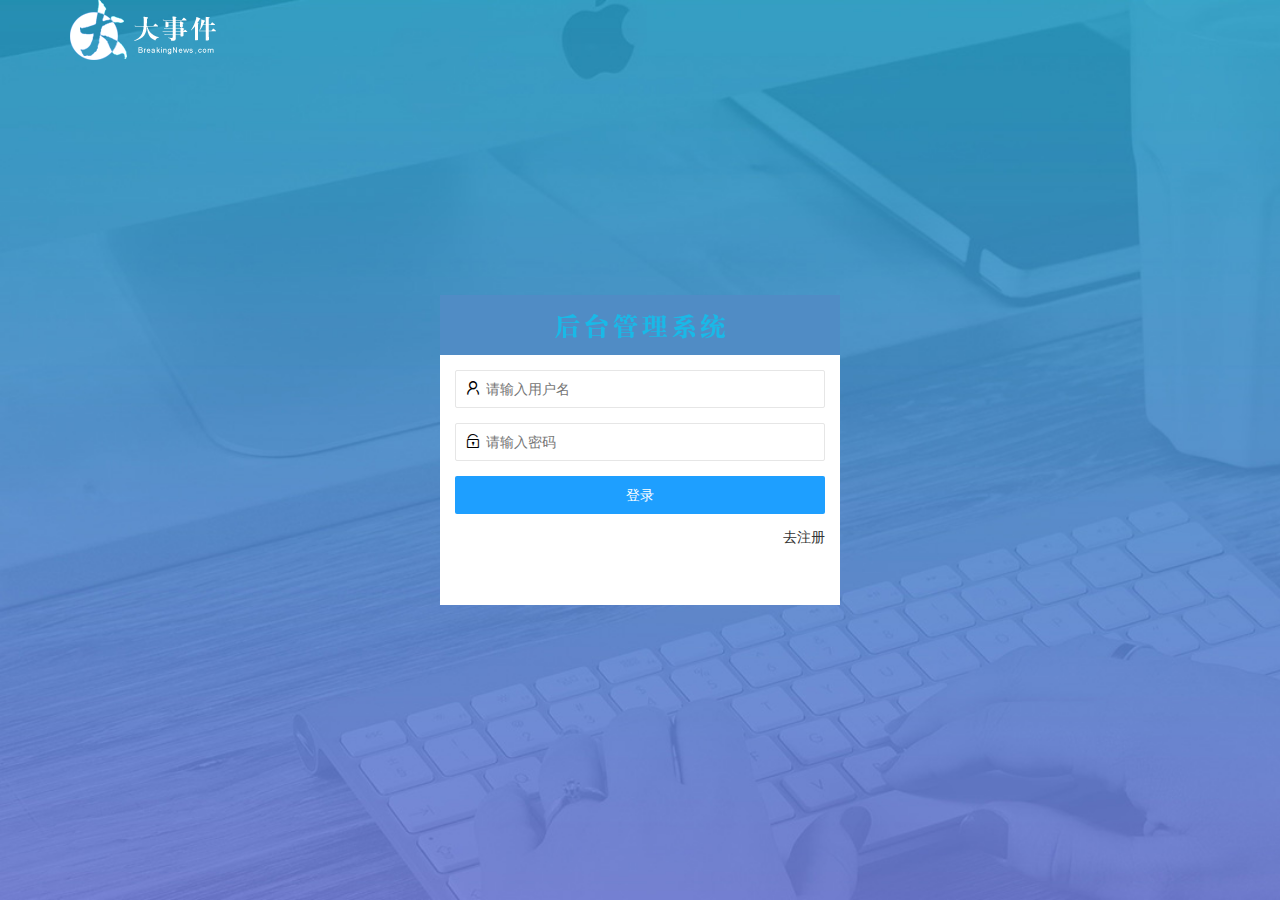
<file: login.html>
<!DOCTYPE html>
<html lang="en">

<head>
  <meta charset="UTF-8">
  <meta http-equiv="X-UA-Compatible" content="IE=edge">
  <meta name="viewport" content="width=device-width, initial-scale=1.0">
  <title>Document</title>
  <!-- 引入layui的css -->
  <link rel="stylesheet" href="/assets/lib/layui/css/layui.css">
  <!-- 引入自己的css -->
  <link rel="stylesheet" href="/assets/css/login.css">
</head>

<body>
  <!-- logo图标 -->
  <div class="layui-main">
    <img src="./assets/images/logo.png" alt="" />
  </div>

  <!-- 登录注册部分 -->
  <div class="login-reg-box">
    <div class="box-title">
      <img src="./assets/images/login_title.png" alt="">
    </div>
    <!-- 登录部分  -->
    <div class="login-wrap">
      <form class="layui-form" id="loginForm">
        <div class="layui-form-item">
          <i class="layui-icon layui-icon-username"></i>
          <input type="text" name="username" required lay-verify="required" placeholder="请输入用户名" autocomplete="off"
            class="layui-input">
        </div>
        <div class="layui-form-item">
          <i class="layui-icon layui-icon-password"></i>
          <input type="password" name="password" required lay-verify="required|pwd" placeholder="请输入密码"
            autocomplete="off" class="layui-input">
        </div>
        <div class="layui-form-item">
          <button class="layui-btn  layui-btn-normal layui-btn-fluid" lay-submit>登录</button>
        </div>
        <div class="layui-form-item links">
          <a href="javascript:;" id="go2reg">去注册</a>
        </div>
      </form>
    </div>

    <!-- 注册部分 -->
    <div class="reg-wrap">
      <form class="layui-form" id="regForm">
        <div class="layui-form-item">
          <i class="layui-icon layui-icon-username"></i>
          <input type="text" name="username" required lay-verify="required" placeholder="请输入用户名" autocomplete="off"
            class="layui-input">
        </div>
        <div class="layui-form-item">
          <i class="layui-icon layui-icon-password"></i>
          <input type="password" name="password" required lay-verify="required|pwd" placeholder="请输入密码"
            autocomplete="off" class="layui-input">
        </div>
        <div class="layui-form-item">
          <i class="layui-icon layui-icon-password"></i>
          <input type="password" name="repassword" required lay-verify="required|pwd|repwd" placeholder="请输入密码"
            autocomplete="off" class="layui-input">
        </div>
        <div class="layui-form-item">
          <button class="layui-btn  layui-btn-normal layui-btn-fluid" lay-submit>注册</button>
        </div>
        <div class="layui-form-item links">
          <a href="javascript:;" id="go2login">去登录</a>
        </div>
      </form>
    </div>

  </div>
  <script src="/assets/lib/layui/layui.all.js"></script>
  <!-- 引入jquery -->
  <script src="/assets/lib/jquery.js"></script>
  <!-- 引入baseAPI.js -->
  <script src="./assets/js/baseAPI.js"></script>
  <!-- 引入自己的js -->
  <script src="/assets/js/login.js"></script>
</body>

</html>
</file>
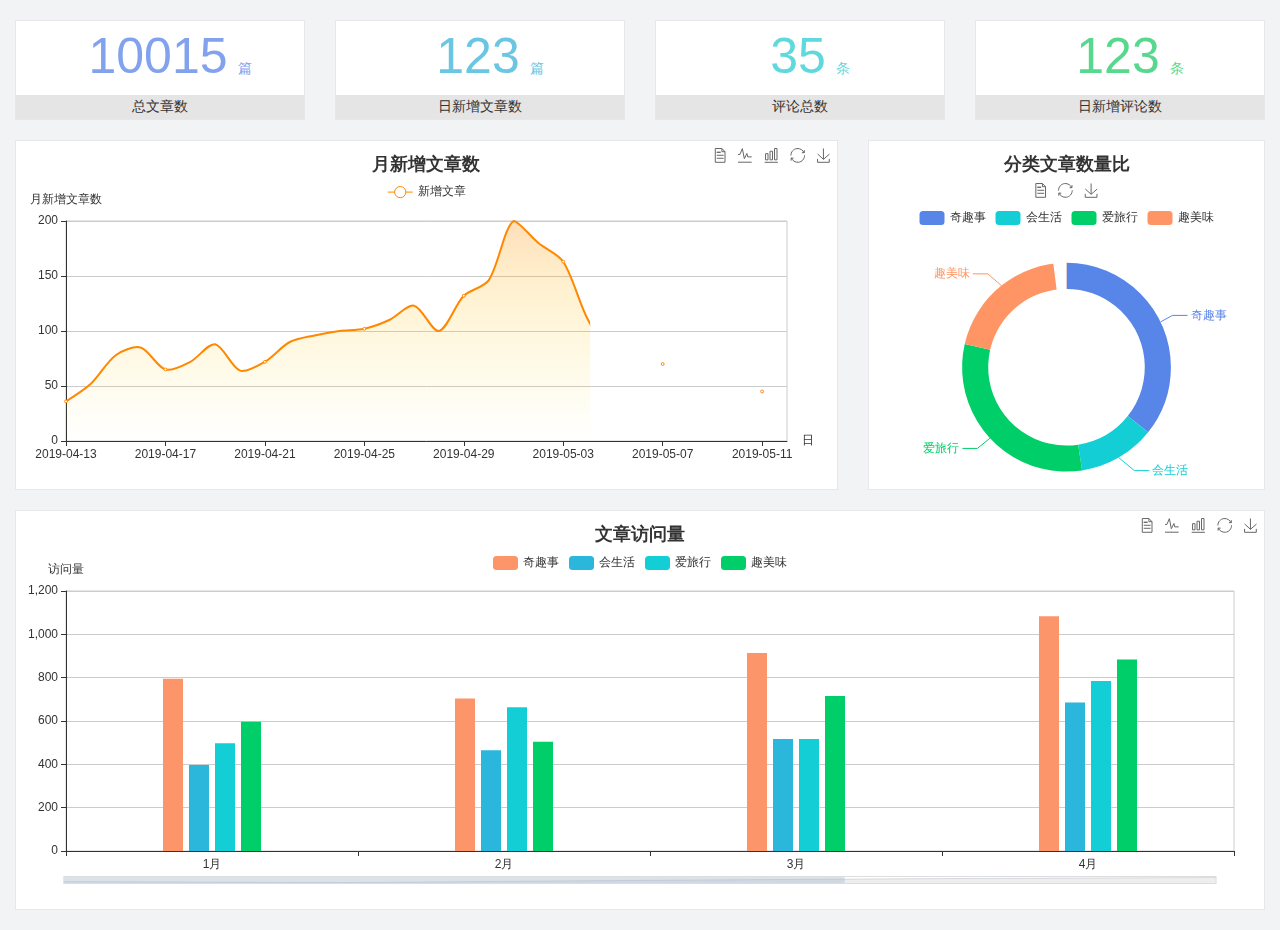
<file: home/dashboard.html>
<!DOCTYPE html>
<html lang="en">

<head>
  <meta charset="UTF-8">
  <meta name="viewport" content="width=device-width, initial-scale=1.0">
  <meta http-equiv="X-UA-Compatible" content="ie=edge">
  <title>图表统计</title>
  <link rel="stylesheet" href="../../assets/lib/bootstrap.css" />
  <link rel="stylesheet" href="../../assets/lib/main.css" />
  <script src="../../assets/lib/jquery.js"></script>
  <script type="text/javascript" src="../../assets/lib/echarts.min.js"></script>
</head>

<body>
  <div class="container-fluid">
    <div class="row spannel_list">
      <div class="col-sm-3 col-xs-6">
        <div class="spannel">
          <em>10015</em><span>篇</span>
          <b>总文章数</b>
        </div>
      </div>
      <div class="col-sm-3 col-xs-6">
        <div class="spannel scolor01">
          <em>123</em><span>篇</span>
          <b>日新增文章数</b>
        </div>
      </div>
      <div class="col-sm-3 col-xs-6">
        <div class="spannel scolor02">
          <em>35</em><span>条</span>
          <b>评论总数</b>
        </div>
      </div>
      <div class="col-sm-3 col-xs-6">
        <div class="spannel scolor03">
          <em>123</em><span>条</span>
          <b>日新增评论数</b>
        </div>
      </div>
    </div>
  </div>

  <div class="container-fluid">
    <div class="row curve-pie">
      <div class="col-lg-8 col-md-8">
        <div class="gragh_pannel" id="curve_show"></div>
      </div>
      <div class="col-lg-4 col-md-4">
        <div class="gragh_pannel" id="pie_show"></div>
      </div>
    </div>
  </div>

  <div class="container-fluid">
    <div class="column_pannel" id="column_show"></div>
  </div>

  <script>
    var oChart = echarts.init(document.getElementById('curve_show'));
    var aList_all = [
      { 'count': 36, 'date': '2019-04-13' },
      { 'count': 52, 'date': '2019-04-14' },
      { 'count': 78, 'date': '2019-04-15' },
      { 'count': 85, 'date': '2019-04-16' },
      { 'count': 65, 'date': '2019-04-17' },
      { 'count': 72, 'date': '2019-04-18' },
      { 'count': 88, 'date': '2019-04-19' },
      { 'count': 64, 'date': '2019-04-20' },
      { 'count': 72, 'date': '2019-04-21' },
      { 'count': 90, 'date': '2019-04-22' },
      { 'count': 96, 'date': '2019-04-23' },
      { 'count': 100, 'date': '2019-04-24' },
      { 'count': 102, 'date': '2019-04-25' },
      { 'count': 110, 'date': '2019-04-26' },
      { 'count': 123, 'date': '2019-04-27' },
      { 'count': 100, 'date': '2019-04-28' },
      { 'count': 132, 'date': '2019-04-29' },
      { 'count': 146, 'date': '2019-04-30' },
      { 'count': 200, 'date': '2019-05-01' },
      { 'count': 180, 'date': '2019-05-02' },
      { 'count': 163, 'date': '2019-05-03' },
      { 'count': 110, 'date': '2019-05-04' },
      { 'count': 80, 'date': '2019-05-05' },
      { 'count': 82, 'date': '2019-05-06' },
      { 'count': 70, 'date': '2019-05-07' },
      { 'count': 65, 'date': '2019-05-08' },
      { 'count': 54, 'date': '2019-05-09' },
      { 'count': 40, 'date': '2019-05-10' },
      { 'count': 45, 'date': '2019-05-11' },
      { 'count': 38, 'date': '2019-05-12' },
    ];

    let aCount = [];
    let aDate = [];

    for (var i = 0; i < aList_all.length; i++) {
      aCount.push(aList_all[i].count);
      aDate.push(aList_all[i].date);
    }

    var chartopt = {
      title: {
        text: '月新增文章数',
        left: 'center',
        top: '10'
      },
      tooltip: {
        trigger: 'axis'
      },
      legend: {
        data: ['新增文章'],
        top: '40'
      },
      toolbox: {
        show: true,
        feature: {
          mark: { show: true },
          dataView: { show: true, readOnly: false },
          magicType: { show: true, type: ['line', 'bar'] },
          restore: { show: true },
          saveAsImage: { show: true }
        }
      },
      calculable: true,
      xAxis: [
        {
          name: '日',
          type: 'category',
          boundaryGap: false,
          data: aDate
        }
      ],
      yAxis: [
        {
          name: '月新增文章数',
          type: 'value'
        }
      ],
      series: [
        {
          name: '新增文章',
          type: 'line',
          smooth: true,
          itemStyle: { normal: { areaStyle: { type: 'default' }, color: '#f80' }, lineStyle: { color: '#f80' } },
          data: aCount
        }],
      areaStyle: {
        normal: {
          color: new echarts.graphic.LinearGradient(0, 0, 0, 1, [{
            offset: 0,
            color: 'rgba(255,136,0,0.39)'
          }, {
            offset: .34,
            color: 'rgba(255,180,0,0.25)'
          }, {
            offset: 1,
            color: 'rgba(255,222,0,0.00)'
          }])

        }
      },
      grid: {
        show: true,
        x: 50,
        x2: 50,
        y: 80,
        height: 220
      }
    };

    oChart.setOption(chartopt);


    var oPie = echarts.init(document.getElementById('pie_show'));
    var oPieopt =
    {
      title: {
        top: 10,
        text: '分类文章数量比',
        x: 'center'
      },
      tooltip: {
        trigger: 'item',
        formatter: "{a} <br/>{b} : {c} ({d}%)"
      },
      color: ['#5885e8', '#13cfd5', '#00ce68', '#ff9565'],
      legend: {
        x: 'center',
        top: 65,
        data: ['奇趣事', '会生活', '爱旅行', '趣美味']
      },
      toolbox: {
        show: true,
        x: 'center',
        top: 35,
        feature: {
          mark: { show: true },
          dataView: { show: true, readOnly: false },
          magicType: {
            show: true,
            type: ['pie', 'funnel'],
            option: {
              funnel: {
                x: '25%',
                width: '50%',
                funnelAlign: 'left',
                max: 1548
              }
            }
          },
          restore: { show: true },
          saveAsImage: { show: true }
        }
      },
      calculable: true,
      series: [
        {
          name: '访问来源',
          type: 'pie',
          radius: ['45%', '60%'],
          center: ['50%', '65%'],
          data: [
            { value: 300, name: '奇趣事' },
            { value: 100, name: '会生活' },
            { value: 260, name: '爱旅行' },
            { value: 180, name: '趣美味' }
          ]
        }
      ]
    };
    oPie.setOption(oPieopt);



    var oColumn = this.echarts.init(document.getElementById('column_show'));
    var oColumnopt =
    {
      title: {
        text: '文章访问量',
        left: 'center',
        top: '10'
      },
      tooltip: {
        trigger: 'axis'
      },
      legend: {
        data: ['奇趣事', '会生活', '爱旅行', '趣美味'],
        top: '40'
      },
      toolbox: {
        show: true,
        feature: {
          mark: { show: true },
          dataView: { show: true, readOnly: false },
          magicType: { show: true, type: ['line', 'bar'] },
          restore: { show: true },
          saveAsImage: { show: true }
        }
      },
      calculable: true,
      xAxis: [
        {
          type: 'category',
          data: ['1月', '2月', '3月', '4月', '5月']
        }
      ],
      yAxis: [
        {
          name: '访问量',
          type: 'value'
        }
      ],
      series: [
        {
          name: '奇趣事',
          type: 'bar',
          barWidth: 20,
          itemStyle: {
            normal: { areaStyle: { type: 'default' }, color: '#fd956a' }
          },
          data: [800, 708, 920, 1090, 1200]
        },
        {
          name: '会生活',
          type: 'bar',
          barWidth: 20,
          itemStyle: {
            normal: { areaStyle: { type: 'default' }, color: '#2bb6db' }
          },
          data: [400, 468, 520, 690, 800]
        },
        {
          name: '爱旅行',
          type: 'bar',
          barWidth: 20,
          itemStyle: {
            normal: { areaStyle: { type: 'default' }, color: '#13cfd5' }
          },
          data: [500, 668, 520, 790, 900]
        },
        {
          name: '趣美味',
          type: 'bar',
          barWidth: 20,
          itemStyle: {
            normal: { areaStyle: { type: 'default' }, color: '#00ce68' }
          },
          data: [600, 508, 720, 890, 1000]
        }
      ],
      grid: {
        show: true,
        x: 50,
        x2: 30,
        y: 80,
        height: 260
      },
      dataZoom: [//给x轴设置滚动条
        {
          start: 0,//默认为0
          end: 100 - 1000 / 31,//默认为100
          type: 'slider',
          show: true,
          xAxisIndex: [0],
          handleSize: 0,//滑动条的 左右2个滑动条的大小
          height: 8,//组件高度
          left: 45, //左边的距离
          right: 50,//右边的距离
          bottom: 26,//右边的距离
          handleColor: '#ddd',//h滑动图标的颜色
          handleStyle: {
            borderColor: "#cacaca",
            borderWidth: "1",
            shadowBlur: 2,
            background: "#ddd",
            shadowColor: "#ddd",
          }
        }]
    };
    oColumn.setOption(oColumnopt);
  </script>
</body>

</html>
</file>
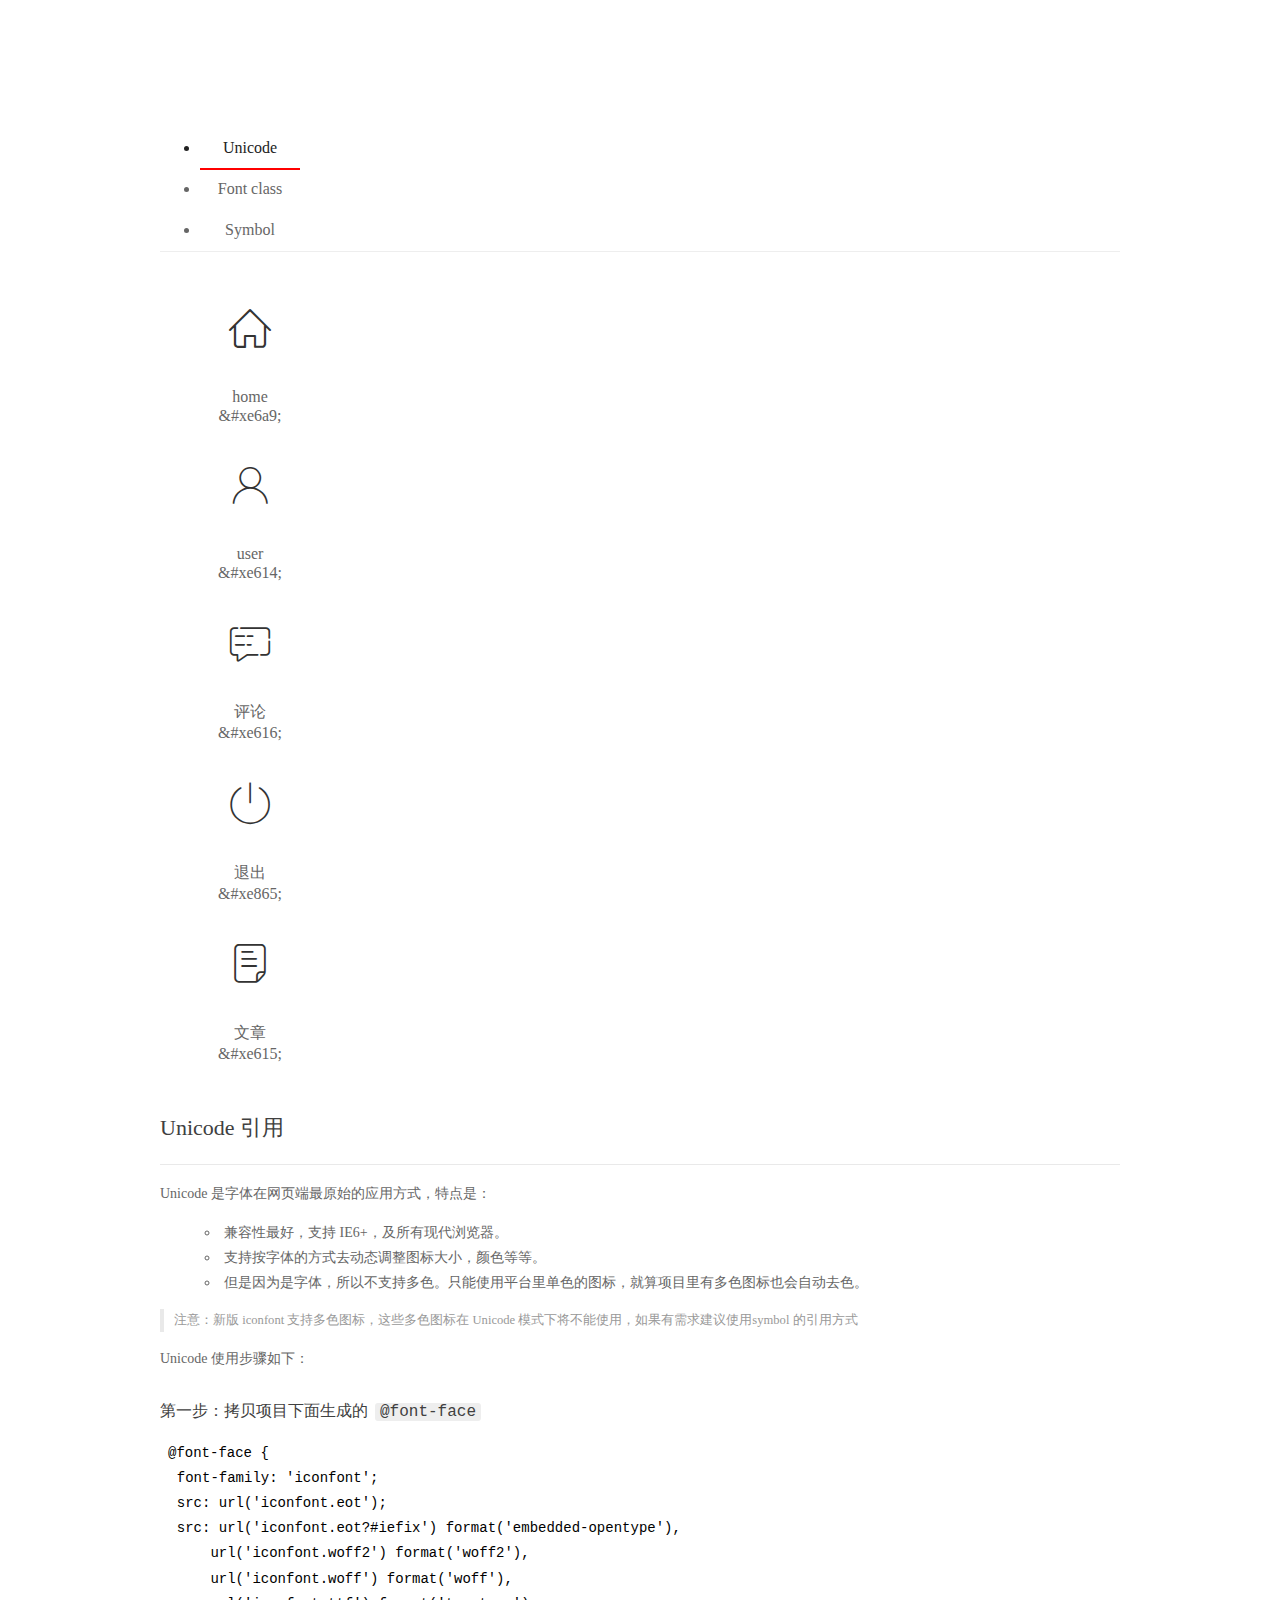
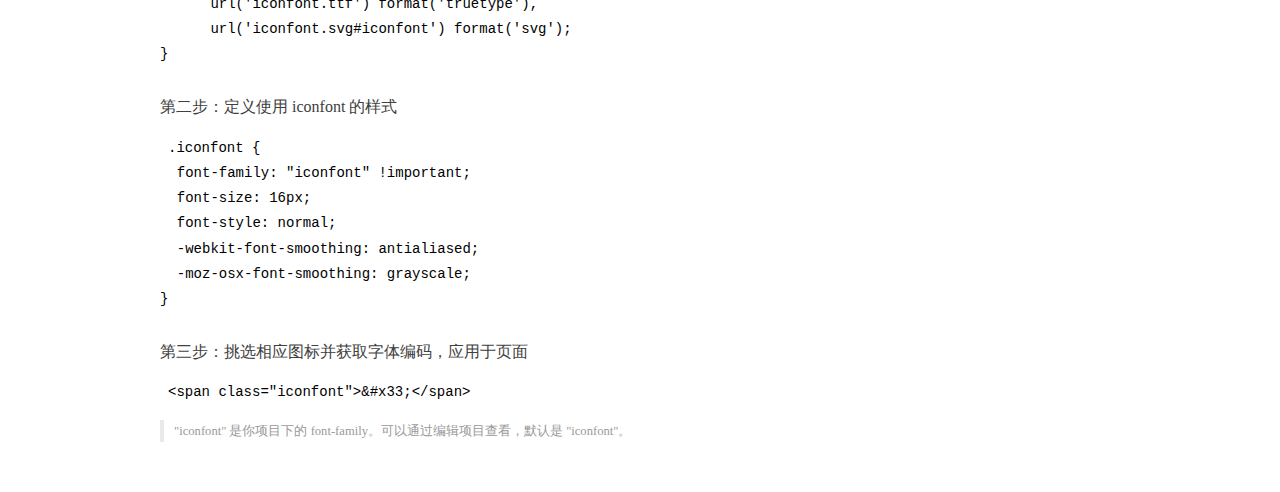
<file: assets/fonts/demo_index.html>
<!DOCTYPE html>
<html>
<head>
  <meta charset="utf-8"/>
  <title>IconFont Demo</title>
  <link rel="shortcut icon" href="https://gtms04.alicdn.com/tps/i4/TB1_oz6GVXXXXaFXpXXJDFnIXXX-64-64.ico" type="image/x-icon"/>
  <link rel="stylesheet" href="https://g.alicdn.com/thx/cube/1.3.2/cube.min.css">
  <link rel="stylesheet" href="demo.css">
  <link rel="stylesheet" href="iconfont.css">
  <script src="iconfont.js"></script>
  <!-- jQuery -->
  <script src="https://a1.alicdn.com/oss/uploads/2018/12/26/7bfddb60-08e8-11e9-9b04-53e73bb6408b.js"></script>
  <!-- 代码高亮 -->
  <script src="https://a1.alicdn.com/oss/uploads/2018/12/26/a3f714d0-08e6-11e9-8a15-ebf944d7534c.js"></script>
</head>
<body>
  <div class="main">
    <h1 class="logo"><a href="https://www.iconfont.cn/" title="iconfont 首页" target="_blank">&#xe86b;</a></h1>
    <div class="nav-tabs">
      <ul id="tabs" class="dib-box">
        <li class="dib active"><span>Unicode</span></li>
        <li class="dib"><span>Font class</span></li>
        <li class="dib"><span>Symbol</span></li>
      </ul>
      
    </div>
    <div class="tab-container">
      <div class="content unicode" style="display: block;">
          <ul class="icon_lists dib-box">
          
            <li class="dib">
              <span class="icon iconfont">&#xe6a9;</span>
                <div class="name">home</div>
                <div class="code-name">&amp;#xe6a9;</div>
              </li>
          
            <li class="dib">
              <span class="icon iconfont">&#xe614;</span>
                <div class="name">user</div>
                <div class="code-name">&amp;#xe614;</div>
              </li>
          
            <li class="dib">
              <span class="icon iconfont">&#xe616;</span>
                <div class="name">评论</div>
                <div class="code-name">&amp;#xe616;</div>
              </li>
          
            <li class="dib">
              <span class="icon iconfont">&#xe865;</span>
                <div class="name">退出</div>
                <div class="code-name">&amp;#xe865;</div>
              </li>
          
            <li class="dib">
              <span class="icon iconfont">&#xe615;</span>
                <div class="name">文章</div>
                <div class="code-name">&amp;#xe615;</div>
              </li>
          
          </ul>
          <div class="article markdown">
          <h2 id="unicode-">Unicode 引用</h2>
          <hr>

          <p>Unicode 是字体在网页端最原始的应用方式，特点是：</p>
          <ul>
            <li>兼容性最好，支持 IE6+，及所有现代浏览器。</li>
            <li>支持按字体的方式去动态调整图标大小，颜色等等。</li>
            <li>但是因为是字体，所以不支持多色。只能使用平台里单色的图标，就算项目里有多色图标也会自动去色。</li>
          </ul>
          <blockquote>
            <p>注意：新版 iconfont 支持多色图标，这些多色图标在 Unicode 模式下将不能使用，如果有需求建议使用symbol 的引用方式</p>
          </blockquote>
          <p>Unicode 使用步骤如下：</p>
          <h3 id="-font-face">第一步：拷贝项目下面生成的 <code>@font-face</code></h3>
<pre><code class="language-css"
>@font-face {
  font-family: 'iconfont';
  src: url('iconfont.eot');
  src: url('iconfont.eot?#iefix') format('embedded-opentype'),
      url('iconfont.woff2') format('woff2'),
      url('iconfont.woff') format('woff'),
      url('iconfont.ttf') format('truetype'),
      url('iconfont.svg#iconfont') format('svg');
}
</code></pre>
          <h3 id="-iconfont-">第二步：定义使用 iconfont 的样式</h3>
<pre><code class="language-css"
>.iconfont {
  font-family: "iconfont" !important;
  font-size: 16px;
  font-style: normal;
  -webkit-font-smoothing: antialiased;
  -moz-osx-font-smoothing: grayscale;
}
</code></pre>
          <h3 id="-">第三步：挑选相应图标并获取字体编码，应用于页面</h3>
<pre>
<code class="language-html"
>&lt;span class="iconfont"&gt;&amp;#x33;&lt;/span&gt;
</code></pre>
          <blockquote>
            <p>"iconfont" 是你项目下的 font-family。可以通过编辑项目查看，默认是 "iconfont"。</p>
          </blockquote>
          </div>
      </div>
      <div class="content font-class">
        <ul class="icon_lists dib-box">
          
          <li class="dib">
            <span class="icon iconfont icon-home"></span>
            <div class="name">
              home
            </div>
            <div class="code-name">.icon-home
            </div>
          </li>
          
          <li class="dib">
            <span class="icon iconfont icon-user"></span>
            <div class="name">
              user
            </div>
            <div class="code-name">.icon-user
            </div>
          </li>
          
          <li class="dib">
            <span class="icon iconfont icon-pinglun"></span>
            <div class="name">
              评论
            </div>
            <div class="code-name">.icon-pinglun
            </div>
          </li>
          
          <li class="dib">
            <span class="icon iconfont icon-tuichu"></span>
            <div class="name">
              退出
            </div>
            <div class="code-name">.icon-tuichu
            </div>
          </li>
          
          <li class="dib">
            <span class="icon iconfont icon-16"></span>
            <div class="name">
              文章
            </div>
            <div class="code-name">.icon-16
            </div>
          </li>
          
        </ul>
        <div class="article markdown">
        <h2 id="font-class-">font-class 引用</h2>
        <hr>

        <p>font-class 是 Unicode 使用方式的一种变种，主要是解决 Unicode 书写不直观，语意不明确的问题。</p>
        <p>与 Unicode 使用方式相比，具有如下特点：</p>
        <ul>
          <li>兼容性良好，支持 IE8+，及所有现代浏览器。</li>
          <li>相比于 Unicode 语意明确，书写更直观。可以很容易分辨这个 icon 是什么。</li>
          <li>因为使用 class 来定义图标，所以当要替换图标时，只需要修改 class 里面的 Unicode 引用。</li>
          <li>不过因为本质上还是使用的字体，所以多色图标还是不支持的。</li>
        </ul>
        <p>使用步骤如下：</p>
        <h3 id="-fontclass-">第一步：引入项目下面生成的 fontclass 代码：</h3>
<pre><code class="language-html">&lt;link rel="stylesheet" href="./iconfont.css"&gt;
</code></pre>
        <h3 id="-">第二步：挑选相应图标并获取类名，应用于页面：</h3>
<pre><code class="language-html">&lt;span class="iconfont icon-xxx"&gt;&lt;/span&gt;
</code></pre>
        <blockquote>
          <p>"
            iconfont" 是你项目下的 font-family。可以通过编辑项目查看，默认是 "iconfont"。</p>
        </blockquote>
      </div>
      </div>
      <div class="content symbol">
          <ul class="icon_lists dib-box">
          
            <li class="dib">
                <svg class="icon svg-icon" aria-hidden="true">
                  <use xlink:href="#icon-home"></use>
                </svg>
                <div class="name">home</div>
                <div class="code-name">#icon-home</div>
            </li>
          
            <li class="dib">
                <svg class="icon svg-icon" aria-hidden="true">
                  <use xlink:href="#icon-user"></use>
                </svg>
                <div class="name">user</div>
                <div class="code-name">#icon-user</div>
            </li>
          
            <li class="dib">
                <svg class="icon svg-icon" aria-hidden="true">
                  <use xlink:href="#icon-pinglun"></use>
                </svg>
                <div class="name">评论</div>
                <div class="code-name">#icon-pinglun</div>
            </li>
          
            <li class="dib">
                <svg class="icon svg-icon" aria-hidden="true">
                  <use xlink:href="#icon-tuichu"></use>
                </svg>
                <div class="name">退出</div>
                <div class="code-name">#icon-tuichu</div>
            </li>
          
            <li class="dib">
                <svg class="icon svg-icon" aria-hidden="true">
                  <use xlink:href="#icon-16"></use>
                </svg>
                <div class="name">文章</div>
                <div class="code-name">#icon-16</div>
            </li>
          
          </ul>
          <div class="article markdown">
          <h2 id="symbol-">Symbol 引用</h2>
          <hr>

          <p>这是一种全新的使用方式，应该说这才是未来的主流，也是平台目前推荐的用法。相关介绍可以参考这篇<a href="">文章</a>
            这种用法其实是做了一个 SVG 的集合，与另外两种相比具有如下特点：</p>
          <ul>
            <li>支持多色图标了，不再受单色限制。</li>
            <li>通过一些技巧，支持像字体那样，通过 <code>font-size</code>, <code>color</code> 来调整样式。</li>
            <li>兼容性较差，支持 IE9+，及现代浏览器。</li>
            <li>浏览器渲染 SVG 的性能一般，还不如 png。</li>
          </ul>
          <p>使用步骤如下：</p>
          <h3 id="-symbol-">第一步：引入项目下面生成的 symbol 代码：</h3>
<pre><code class="language-html">&lt;script src="./iconfont.js"&gt;&lt;/script&gt;
</code></pre>
          <h3 id="-css-">第二步：加入通用 CSS 代码（引入一次就行）：</h3>
<pre><code class="language-html">&lt;style&gt;
.icon {
  width: 1em;
  height: 1em;
  vertical-align: -0.15em;
  fill: currentColor;
  overflow: hidden;
}
&lt;/style&gt;
</code></pre>
          <h3 id="-">第三步：挑选相应图标并获取类名，应用于页面：</h3>
<pre><code class="language-html">&lt;svg class="icon" aria-hidden="true"&gt;
  &lt;use xlink:href="#icon-xxx"&gt;&lt;/use&gt;
&lt;/svg&gt;
</code></pre>
          </div>
      </div>

    </div>
  </div>
  <script>
  $(document).ready(function () {
      $('.tab-container .content:first').show()

      $('#tabs li').click(function (e) {
        var tabContent = $('.tab-container .content')
        var index = $(this).index()

        if ($(this).hasClass('active')) {
          return
        } else {
          $('#tabs li').removeClass('active')
          $(this).addClass('active')

          tabContent.hide().eq(index).fadeIn()
        }
      })
    })
  </script>
</body>
</html>
</file>
<file: assets/lib/layui/css/layui.css>
/** layui-v2.5.5 MIT License By https://www.layui.com */
 .layui-inline,img{display:inline-block;vertical-align:middle}h1,h2,h3,h4,h5,h6{font-weight:400}.layui-edge,.layui-header,.layui-inline,.layui-main{position:relative}.layui-body,.layui-edge,.layui-elip{overflow:hidden}.layui-btn,.layui-edge,.layui-inline,img{vertical-align:middle}.layui-btn,.layui-disabled,.layui-icon,.layui-unselect{-moz-user-select:none;-webkit-user-select:none;-ms-user-select:none}.layui-elip,.layui-form-checkbox span,.layui-form-pane .layui-form-label{text-overflow:ellipsis;white-space:nowrap}.layui-breadcrumb,.layui-tree-btnGroup{visibility:hidden}blockquote,body,button,dd,div,dl,dt,form,h1,h2,h3,h4,h5,h6,input,li,ol,p,pre,td,textarea,th,ul{margin:0;padding:0;-webkit-tap-highlight-color:rgba(0,0,0,0)}a:active,a:hover{outline:0}img{border:none}li{list-style:none}table{border-collapse:collapse;border-spacing:0}h4,h5,h6{font-size:100%}button,input,optgroup,option,select,textarea{font-family:inherit;font-size:inherit;font-style:inherit;font-weight:inherit;outline:0}pre{white-space:pre-wrap;white-space:-moz-pre-wrap;white-space:-pre-wrap;white-space:-o-pre-wrap;word-wrap:break-word}body{line-height:24px;font:14px Helvetica Neue,Helvetica,PingFang SC,Tahoma,Arial,sans-serif}hr{height:1px;margin:10px 0;border:0;clear:both}a{color:#333;text-decoration:none}a:hover{color:#777}a cite{font-style:normal;*cursor:pointer}.layui-border-box,.layui-border-box *{box-sizing:border-box}.layui-box,.layui-box *{box-sizing:content-box}.layui-clear{clear:both;*zoom:1}.layui-clear:after{content:'\20';clear:both;*zoom:1;display:block;height:0}.layui-inline{*display:inline;*zoom:1}.layui-edge{display:inline-block;width:0;height:0;border-width:6px;border-style:dashed;border-color:transparent}.layui-edge-top{top:-4px;border-bottom-color:#999;border-bottom-style:solid}.layui-edge-right{border-left-color:#999;border-left-style:solid}.layui-edge-bottom{top:2px;border-top-color:#999;border-top-style:solid}.layui-edge-left{border-right-color:#999;border-right-style:solid}.layui-disabled,.layui-disabled:hover{color:#d2d2d2!important;cursor:not-allowed!important}.layui-circle{border-radius:100%}.layui-show{display:block!important}.layui-hide{display:none!important}@font-face{font-family:layui-icon;src:url(../font/iconfont.eot?v=250);src:url(../font/iconfont.eot?v=250#iefix) format('embedded-opentype'),url(../font/iconfont.woff2?v=250) format('woff2'),url(../font/iconfont.woff?v=250) format('woff'),url(../font/iconfont.ttf?v=250) format('truetype'),url(../font/iconfont.svg?v=250#layui-icon) format('svg')}.layui-icon{font-family:layui-icon!important;font-size:16px;font-style:normal;-webkit-font-smoothing:antialiased;-moz-osx-font-smoothing:grayscale}.layui-icon-reply-fill:before{content:"\e611"}.layui-icon-set-fill:before{content:"\e614"}.layui-icon-menu-fill:before{content:"\e60f"}.layui-icon-search:before{content:"\e615"}.layui-icon-share:before{content:"\e641"}.layui-icon-set-sm:before{content:"\e620"}.layui-icon-engine:before{content:"\e628"}.layui-icon-close:before{content:"\1006"}.layui-icon-close-fill:before{content:"\1007"}.layui-icon-chart-screen:before{content:"\e629"}.layui-icon-star:before{content:"\e600"}.layui-icon-circle-dot:before{content:"\e617"}.layui-icon-chat:before{content:"\e606"}.layui-icon-release:before{content:"\e609"}.layui-icon-list:before{content:"\e60a"}.layui-icon-chart:before{content:"\e62c"}.layui-icon-ok-circle:before{content:"\1005"}.layui-icon-layim-theme:before{content:"\e61b"}.layui-icon-table:before{content:"\e62d"}.layui-icon-right:before{content:"\e602"}.layui-icon-left:before{content:"\e603"}.layui-icon-cart-simple:before{content:"\e698"}.layui-icon-face-cry:before{content:"\e69c"}.layui-icon-face-smile:before{content:"\e6af"}.layui-icon-survey:before{content:"\e6b2"}.layui-icon-tree:before{content:"\e62e"}.layui-icon-upload-circle:before{content:"\e62f"}.layui-icon-add-circle:before{content:"\e61f"}.layui-icon-download-circle:before{content:"\e601"}.layui-icon-templeate-1:before{content:"\e630"}.layui-icon-util:before{content:"\e631"}.layui-icon-face-surprised:before{content:"\e664"}.layui-icon-edit:before{content:"\e642"}.layui-icon-speaker:before{content:"\e645"}.layui-icon-down:before{content:"\e61a"}.layui-icon-file:before{content:"\e621"}.layui-icon-layouts:before{content:"\e632"}.layui-icon-rate-half:before{content:"\e6c9"}.layui-icon-add-circle-fine:before{content:"\e608"}.layui-icon-prev-circle:before{content:"\e633"}.layui-icon-read:before{content:"\e705"}.layui-icon-404:before{content:"\e61c"}.layui-icon-carousel:before{content:"\e634"}.layui-icon-help:before{content:"\e607"}.layui-icon-code-circle:before{content:"\e635"}.layui-icon-water:before{content:"\e636"}.layui-icon-username:before{content:"\e66f"}.layui-icon-find-fill:before{content:"\e670"}.layui-icon-about:before{content:"\e60b"}.layui-icon-location:before{content:"\e715"}.layui-icon-up:before{content:"\e619"}.layui-icon-pause:before{content:"\e651"}.layui-icon-date:before{content:"\e637"}.layui-icon-layim-uploadfile:before{content:"\e61d"}.layui-icon-delete:before{content:"\e640"}.layui-icon-play:before{content:"\e652"}.layui-icon-top:before{content:"\e604"}.layui-icon-friends:before{content:"\e612"}.layui-icon-refresh-3:before{content:"\e9aa"}.layui-icon-ok:before{content:"\e605"}.layui-icon-layer:before{content:"\e638"}.layui-icon-face-smile-fine:before{content:"\e60c"}.layui-icon-dollar:before{content:"\e659"}.layui-icon-group:before{content:"\e613"}.layui-icon-layim-download:before{content:"\e61e"}.layui-icon-picture-fine:before{content:"\e60d"}.layui-icon-link:before{content:"\e64c"}.layui-icon-diamond:before{content:"\e735"}.layui-icon-log:before{content:"\e60e"}.layui-icon-rate-solid:before{content:"\e67a"}.layui-icon-fonts-del:before{content:"\e64f"}.layui-icon-unlink:before{content:"\e64d"}.layui-icon-fonts-clear:before{content:"\e639"}.layui-icon-triangle-r:before{content:"\e623"}.layui-icon-circle:before{content:"\e63f"}.layui-icon-radio:before{content:"\e643"}.layui-icon-align-center:before{content:"\e647"}.layui-icon-align-right:before{content:"\e648"}.layui-icon-align-left:before{content:"\e649"}.layui-icon-loading-1:before{content:"\e63e"}.layui-icon-return:before{content:"\e65c"}.layui-icon-fonts-strong:before{content:"\e62b"}.layui-icon-upload:before{content:"\e67c"}.layui-icon-dialogue:before{content:"\e63a"}.layui-icon-video:before{content:"\e6ed"}.layui-icon-headset:before{content:"\e6fc"}.layui-icon-cellphone-fine:before{content:"\e63b"}.layui-icon-add-1:before{content:"\e654"}.layui-icon-face-smile-b:before{content:"\e650"}.layui-icon-fonts-html:before{content:"\e64b"}.layui-icon-form:before{content:"\e63c"}.layui-icon-cart:before{content:"\e657"}.layui-icon-camera-fill:before{content:"\e65d"}.layui-icon-tabs:before{content:"\e62a"}.layui-icon-fonts-code:before{content:"\e64e"}.layui-icon-fire:before{content:"\e756"}.layui-icon-set:before{content:"\e716"}.layui-icon-fonts-u:before{content:"\e646"}.layui-icon-triangle-d:before{content:"\e625"}.layui-icon-tips:before{content:"\e702"}.layui-icon-picture:before{content:"\e64a"}.layui-icon-more-vertical:before{content:"\e671"}.layui-icon-flag:before{content:"\e66c"}.layui-icon-loading:before{content:"\e63d"}.layui-icon-fonts-i:before{content:"\e644"}.layui-icon-refresh-1:before{content:"\e666"}.layui-icon-rmb:before{content:"\e65e"}.layui-icon-home:before{content:"\e68e"}.layui-icon-user:before{content:"\e770"}.layui-icon-notice:before{content:"\e667"}.layui-icon-login-weibo:before{content:"\e675"}.layui-icon-voice:before{content:"\e688"}.layui-icon-upload-drag:before{content:"\e681"}.layui-icon-login-qq:before{content:"\e676"}.layui-icon-snowflake:before{content:"\e6b1"}.layui-icon-file-b:before{content:"\e655"}.layui-icon-template:before{content:"\e663"}.layui-icon-auz:before{content:"\e672"}.layui-icon-console:before{content:"\e665"}.layui-icon-app:before{content:"\e653"}.layui-icon-prev:before{content:"\e65a"}.layui-icon-website:before{content:"\e7ae"}.layui-icon-next:before{content:"\e65b"}.layui-icon-component:before{content:"\e857"}.layui-icon-more:before{content:"\e65f"}.layui-icon-login-wechat:before{content:"\e677"}.layui-icon-shrink-right:before{content:"\e668"}.layui-icon-spread-left:before{content:"\e66b"}.layui-icon-camera:before{content:"\e660"}.layui-icon-note:before{content:"\e66e"}.layui-icon-refresh:before{content:"\e669"}.layui-icon-female:before{content:"\e661"}.layui-icon-male:before{content:"\e662"}.layui-icon-password:before{content:"\e673"}.layui-icon-senior:before{content:"\e674"}.layui-icon-theme:before{content:"\e66a"}.layui-icon-tread:before{content:"\e6c5"}.layui-icon-praise:before{content:"\e6c6"}.layui-icon-star-fill:before{content:"\e658"}.layui-icon-rate:before{content:"\e67b"}.layui-icon-template-1:before{content:"\e656"}.layui-icon-vercode:before{content:"\e679"}.layui-icon-cellphone:before{content:"\e678"}.layui-icon-screen-full:before{content:"\e622"}.layui-icon-screen-restore:before{content:"\e758"}.layui-icon-cols:before{content:"\e610"}.layui-icon-export:before{content:"\e67d"}.layui-icon-print:before{content:"\e66d"}.layui-icon-slider:before{content:"\e714"}.layui-icon-addition:before{content:"\e624"}.layui-icon-subtraction:before{content:"\e67e"}.layui-icon-service:before{content:"\e626"}.layui-icon-transfer:before{content:"\e691"}.layui-main{width:1140px;margin:0 auto}.layui-header{z-index:1000;height:60px}.layui-header a:hover{transition:all .5s;-webkit-transition:all .5s}.layui-side{position:fixed;left:0;top:0;bottom:0;z-index:999;width:200px;overflow-x:hidden}.layui-side-scroll{position:relative;width:220px;height:100%;overflow-x:hidden}.layui-body{position:absolute;left:200px;right:0;top:0;bottom:0;z-index:998;width:auto;overflow-y:auto;box-sizing:border-box}.layui-layout-body{overflow:hidden}.layui-layout-admin .layui-header{background-color:#23262E}.layui-layout-admin .layui-side{top:60px;width:200px;overflow-x:hidden}.layui-layout-admin .layui-body{position:fixed;top:60px;bottom:44px}.layui-layout-admin .layui-main{width:auto;margin:0 15px}.layui-layout-admin .layui-footer{position:fixed;left:200px;right:0;bottom:0;height:44px;line-height:44px;padding:0 15px;background-color:#eee}.layui-layout-admin .layui-logo{position:absolute;left:0;top:0;width:200px;height:100%;line-height:60px;text-align:center;color:#009688;font-size:16px}.layui-layout-admin .layui-header .layui-nav{background:0 0}.layui-layout-left{position:absolute!important;left:200px;top:0}.layui-layout-right{position:absolute!important;right:0;top:0}.layui-container{position:relative;margin:0 auto;padding:0 15px;box-sizing:border-box}.layui-fluid{position:relative;margin:0 auto;padding:0 15px}.layui-row:after,.layui-row:before{content:'';display:block;clear:both}.layui-col-lg1,.layui-col-lg10,.layui-col-lg11,.layui-col-lg12,.layui-col-lg2,.layui-col-lg3,.layui-col-lg4,.layui-col-lg5,.layui-col-lg6,.layui-col-lg7,.layui-col-lg8,.layui-col-lg9,.layui-col-md1,.layui-col-md10,.layui-col-md11,.layui-col-md12,.layui-col-md2,.layui-col-md3,.layui-col-md4,.layui-col-md5,.layui-col-md6,.layui-col-md7,.layui-col-md8,.layui-col-md9,.layui-col-sm1,.layui-col-sm10,.layui-col-sm11,.layui-col-sm12,.layui-col-sm2,.layui-col-sm3,.layui-col-sm4,.layui-col-sm5,.layui-col-sm6,.layui-col-sm7,.layui-col-sm8,.layui-col-sm9,.layui-col-xs1,.layui-col-xs10,.layui-col-xs11,.layui-col-xs12,.layui-col-xs2,.layui-col-xs3,.layui-col-xs4,.layui-col-xs5,.layui-col-xs6,.layui-col-xs7,.layui-col-xs8,.layui-col-xs9{position:relative;display:block;box-sizing:border-box}.layui-col-xs1,.layui-col-xs10,.layui-col-xs11,.layui-col-xs12,.layui-col-xs2,.layui-col-xs3,.layui-col-xs4,.layui-col-xs5,.layui-col-xs6,.layui-col-xs7,.layui-col-xs8,.layui-col-xs9{float:left}.layui-col-xs1{width:8.33333333%}.layui-col-xs2{width:16.66666667%}.layui-col-xs3{width:25%}.layui-col-xs4{width:33.33333333%}.layui-col-xs5{width:41.66666667%}.layui-col-xs6{width:50%}.layui-col-xs7{width:58.33333333%}.layui-col-xs8{width:66.66666667%}.layui-col-xs9{width:75%}.layui-col-xs10{width:83.33333333%}.layui-col-xs11{width:91.66666667%}.layui-col-xs12{width:100%}.layui-col-xs-offset1{margin-left:8.33333333%}.layui-col-xs-offset2{margin-left:16.66666667%}.layui-col-xs-offset3{margin-left:25%}.layui-col-xs-offset4{margin-left:33.33333333%}.layui-col-xs-offset5{margin-left:41.66666667%}.layui-col-xs-offset6{margin-left:50%}.layui-col-xs-offset7{margin-left:58.33333333%}.layui-col-xs-offset8{margin-left:66.66666667%}.layui-col-xs-offset9{margin-left:75%}.layui-col-xs-offset10{margin-left:83.33333333%}.layui-col-xs-offset11{margin-left:91.66666667%}.layui-col-xs-offset12{margin-left:100%}@media screen and (max-width:768px){.layui-hide-xs{display:none!important}.layui-show-xs-block{display:block!important}.layui-show-xs-inline{display:inline!important}.layui-show-xs-inline-block{display:inline-block!important}}@media screen and (min-width:768px){.layui-container{width:750px}.layui-hide-sm{display:none!important}.layui-show-sm-block{display:block!important}.layui-show-sm-inline{display:inline!important}.layui-show-sm-inline-block{display:inline-block!important}.layui-col-sm1,.layui-col-sm10,.layui-col-sm11,.layui-col-sm12,.layui-col-sm2,.layui-col-sm3,.layui-col-sm4,.layui-col-sm5,.layui-col-sm6,.layui-col-sm7,.layui-col-sm8,.layui-col-sm9{float:left}.layui-col-sm1{width:8.33333333%}.layui-col-sm2{width:16.66666667%}.layui-col-sm3{width:25%}.layui-col-sm4{width:33.33333333%}.layui-col-sm5{width:41.66666667%}.layui-col-sm6{width:50%}.layui-col-sm7{width:58.33333333%}.layui-col-sm8{width:66.66666667%}.layui-col-sm9{width:75%}.layui-col-sm10{width:83.33333333%}.layui-col-sm11{width:91.66666667%}.layui-col-sm12{width:100%}.layui-col-sm-offset1{margin-left:8.33333333%}.layui-col-sm-offset2{margin-left:16.66666667%}.layui-col-sm-offset3{margin-left:25%}.layui-col-sm-offset4{margin-left:33.33333333%}.layui-col-sm-offset5{margin-left:41.66666667%}.layui-col-sm-offset6{margin-left:50%}.layui-col-sm-offset7{margin-left:58.33333333%}.layui-col-sm-offset8{margin-left:66.66666667%}.layui-col-sm-offset9{margin-left:75%}.layui-col-sm-offset10{margin-left:83.33333333%}.layui-col-sm-offset11{margin-left:91.66666667%}.layui-col-sm-offset12{margin-left:100%}}@media screen and (min-width:992px){.layui-container{width:970px}.layui-hide-md{display:none!important}.layui-show-md-block{display:block!important}.layui-show-md-inline{display:inline!important}.layui-show-md-inline-block{display:inline-block!important}.layui-col-md1,.layui-col-md10,.layui-col-md11,.layui-col-md12,.layui-col-md2,.layui-col-md3,.layui-col-md4,.layui-col-md5,.layui-col-md6,.layui-col-md7,.layui-col-md8,.layui-col-md9{float:left}.layui-col-md1{width:8.33333333%}.layui-col-md2{width:16.66666667%}.layui-col-md3{width:25%}.layui-col-md4{width:33.33333333%}.layui-col-md5{width:41.66666667%}.layui-col-md6{width:50%}.layui-col-md7{width:58.33333333%}.layui-col-md8{width:66.66666667%}.layui-col-md9{width:75%}.layui-col-md10{width:83.33333333%}.layui-col-md11{width:91.66666667%}.layui-col-md12{width:100%}.layui-col-md-offset1{margin-left:8.33333333%}.layui-col-md-offset2{margin-left:16.66666667%}.layui-col-md-offset3{margin-left:25%}.layui-col-md-offset4{margin-left:33.33333333%}.layui-col-md-offset5{margin-left:41.66666667%}.layui-col-md-offset6{margin-left:50%}.layui-col-md-offset7{margin-left:58.33333333%}.layui-col-md-offset8{margin-left:66.66666667%}.layui-col-md-offset9{margin-left:75%}.layui-col-md-offset10{margin-left:83.33333333%}.layui-col-md-offset11{margin-left:91.66666667%}.layui-col-md-offset12{margin-left:100%}}@media screen and (min-width:1200px){.layui-container{width:1170px}.layui-hide-lg{display:none!important}.layui-show-lg-block{display:block!important}.layui-show-lg-inline{display:inline!important}.layui-show-lg-inline-block{display:inline-block!important}.layui-col-lg1,.layui-col-lg10,.layui-col-lg11,.layui-col-lg12,.layui-col-lg2,.layui-col-lg3,.layui-col-lg4,.layui-col-lg5,.layui-col-lg6,.layui-col-lg7,.layui-col-lg8,.layui-col-lg9{float:left}.layui-col-lg1{width:8.33333333%}.layui-col-lg2{width:16.66666667%}.layui-col-lg3{width:25%}.layui-col-lg4{width:33.33333333%}.layui-col-lg5{width:41.66666667%}.layui-col-lg6{width:50%}.layui-col-lg7{width:58.33333333%}.layui-col-lg8{width:66.66666667%}.layui-col-lg9{width:75%}.layui-col-lg10{width:83.33333333%}.layui-col-lg11{width:91.66666667%}.layui-col-lg12{width:100%}.layui-col-lg-offset1{margin-left:8.33333333%}.layui-col-lg-offset2{margin-left:16.66666667%}.layui-col-lg-offset3{margin-left:25%}.layui-col-lg-offset4{margin-left:33.33333333%}.layui-col-lg-offset5{margin-left:41.66666667%}.layui-col-lg-offset6{margin-left:50%}.layui-col-lg-offset7{margin-left:58.33333333%}.layui-col-lg-offset8{margin-left:66.66666667%}.layui-col-lg-offset9{margin-left:75%}.layui-col-lg-offset10{margin-left:83.33333333%}.layui-col-lg-offset11{margin-left:91.66666667%}.layui-col-lg-offset12{margin-left:100%}}.layui-col-space1{margin:-.5px}.layui-col-space1>*{padding:.5px}.layui-col-space3{margin:-1.5px}.layui-col-space3>*{padding:1.5px}.layui-col-space5{margin:-2.5px}.layui-col-space5>*{padding:2.5px}.layui-col-space8{margin:-3.5px}.layui-col-space8>*{padding:3.5px}.layui-col-space10{margin:-5px}.layui-col-space10>*{padding:5px}.layui-col-space12{margin:-6px}.layui-col-space12>*{padding:6px}.layui-col-space15{margin:-7.5px}.layui-col-space15>*{padding:7.5px}.layui-col-space18{margin:-9px}.layui-col-space18>*{padding:9px}.layui-col-space20{margin:-10px}.layui-col-space20>*{padding:10px}.layui-col-space22{margin:-11px}.layui-col-space22>*{padding:11px}.layui-col-space25{margin:-12.5px}.layui-col-space25>*{padding:12.5px}.layui-col-space30{margin:-15px}.layui-col-space30>*{padding:15px}.layui-btn,.layui-input,.layui-select,.layui-textarea,.layui-upload-button{outline:0;-webkit-appearance:none;transition:all .3s;-webkit-transition:all .3s;box-sizing:border-box}.layui-elem-quote{margin-bottom:10px;padding:15px;line-height:22px;border-left:5px solid #009688;border-radius:0 2px 2px 0;background-color:#f2f2f2}.layui-quote-nm{border-style:solid;border-width:1px 1px 1px 5px;background:0 0}.layui-elem-field{margin-bottom:10px;padding:0;border-width:1px;border-style:solid}.layui-elem-field legend{margin-left:20px;padding:0 10px;font-size:20px;font-weight:300}.layui-field-title{margin:10px 0 20px;border-width:1px 0 0}.layui-field-box{padding:10px 15px}.layui-field-title .layui-field-box{padding:10px 0}.layui-progress{position:relative;height:6px;border-radius:20px;background-color:#e2e2e2}.layui-progress-bar{position:absolute;left:0;top:0;width:0;max-width:100%;height:6px;border-radius:20px;text-align:right;background-color:#5FB878;transition:all .3s;-webkit-transition:all .3s}.layui-progress-big,.layui-progress-big .layui-progress-bar{height:18px;line-height:18px}.layui-progress-text{position:relative;top:-20px;line-height:18px;font-size:12px;color:#666}.layui-progress-big .layui-progress-text{position:static;padding:0 10px;color:#fff}.layui-collapse{border-width:1px;border-style:solid;border-radius:2px}.layui-colla-content,.layui-colla-item{border-top-width:1px;border-top-style:solid}.layui-colla-item:first-child{border-top:none}.layui-colla-title{position:relative;height:42px;line-height:42px;padding:0 15px 0 35px;color:#333;background-color:#f2f2f2;cursor:pointer;font-size:14px;overflow:hidden}.layui-colla-content{display:none;padding:10px 15px;line-height:22px;color:#666}.layui-colla-icon{position:absolute;left:15px;top:0;font-size:14px}.layui-card{margin-bottom:15px;border-radius:2px;background-color:#fff;box-shadow:0 1px 2px 0 rgba(0,0,0,.05)}.layui-card:last-child{margin-bottom:0}.layui-card-header{position:relative;height:42px;line-height:42px;padding:0 15px;border-bottom:1px solid #f6f6f6;color:#333;border-radius:2px 2px 0 0;font-size:14px}.layui-bg-black,.layui-bg-blue,.layui-bg-cyan,.layui-bg-green,.layui-bg-orange,.layui-bg-red{color:#fff!important}.layui-card-body{position:relative;padding:10px 15px;line-height:24px}.layui-card-body[pad15]{padding:15px}.layui-card-body[pad20]{padding:20px}.layui-card-body .layui-table{margin:5px 0}.layui-card .layui-tab{margin:0}.layui-panel-window{position:relative;padding:15px;border-radius:0;border-top:5px solid #E6E6E6;background-color:#fff}.layui-auxiliar-moving{position:fixed;left:0;right:0;top:0;bottom:0;width:100%;height:100%;background:0 0;z-index:9999999999}.layui-form-label,.layui-form-mid,.layui-form-select,.layui-input-block,.layui-input-inline,.layui-textarea{position:relative}.layui-bg-red{background-color:#FF5722!important}.layui-bg-orange{background-color:#FFB800!important}.layui-bg-green{background-color:#009688!important}.layui-bg-cyan{background-color:#2F4056!important}.layui-bg-blue{background-color:#1E9FFF!important}.layui-bg-black{background-color:#393D49!important}.layui-bg-gray{background-color:#eee!important;color:#666!important}.layui-badge-rim,.layui-colla-content,.layui-colla-item,.layui-collapse,.layui-elem-field,.layui-form-pane .layui-form-item[pane],.layui-form-pane .layui-form-label,.layui-input,.layui-layedit,.layui-layedit-tool,.layui-quote-nm,.layui-select,.layui-tab-bar,.layui-tab-card,.layui-tab-title,.layui-tab-title .layui-this:after,.layui-textarea{border-color:#e6e6e6}.layui-timeline-item:before,hr{background-color:#e6e6e6}.layui-text{line-height:22px;font-size:14px;color:#666}.layui-text h1,.layui-text h2,.layui-text h3{font-weight:500;color:#333}.layui-text h1{font-size:30px}.layui-text h2{font-size:24px}.layui-text h3{font-size:18px}.layui-text a:not(.layui-btn){color:#01AAED}.layui-text a:not(.layui-btn):hover{text-decoration:underline}.layui-text ul{padding:5px 0 5px 15px}.layui-text ul li{margin-top:5px;list-style-type:disc}.layui-text em,.layui-word-aux{color:#999!important;padding:0 5px!important}.layui-btn{display:inline-block;height:38px;line-height:38px;padding:0 18px;background-color:#009688;color:#fff;white-space:nowrap;text-align:center;font-size:14px;border:none;border-radius:2px;cursor:pointer}.layui-btn:hover{opacity:.8;filter:alpha(opacity=80);color:#fff}.layui-btn:active{opacity:1;filter:alpha(opacity=100)}.layui-btn+.layui-btn{margin-left:10px}.layui-btn-container{font-size:0}.layui-btn-container .layui-btn{margin-right:10px;margin-bottom:10px}.layui-btn-container .layui-btn+.layui-btn{margin-left:0}.layui-table .layui-btn-container .layui-btn{margin-bottom:9px}.layui-btn-radius{border-radius:100px}.layui-btn .layui-icon{margin-right:3px;font-size:18px;vertical-align:bottom;vertical-align:middle\9}.layui-btn-primary{border:1px solid #C9C9C9;background-color:#fff;color:#555}.layui-btn-primary:hover{border-color:#009688;color:#333}.layui-btn-normal{background-color:#1E9FFF}.layui-btn-warm{background-color:#FFB800}.layui-btn-danger{background-color:#FF5722}.layui-btn-checked{background-color:#5FB878}.layui-btn-disabled,.layui-btn-disabled:active,.layui-btn-disabled:hover{border:1px solid #e6e6e6;background-color:#FBFBFB;color:#C9C9C9;cursor:not-allowed;opacity:1}.layui-btn-lg{height:44px;line-height:44px;padding:0 25px;font-size:16px}.layui-btn-sm{height:30px;line-height:30px;padding:0 10px;font-size:12px}.layui-btn-sm i{font-size:16px!important}.layui-btn-xs{height:22px;line-height:22px;padding:0 5px;font-size:12px}.layui-btn-xs i{font-size:14px!important}.layui-btn-group{display:inline-block;vertical-align:middle;font-size:0}.layui-btn-group .layui-btn{margin-left:0!important;margin-right:0!important;border-left:1px solid rgba(255,255,255,.5);border-radius:0}.layui-btn-group .layui-btn-primary{border-left:none}.layui-btn-group .layui-btn-primary:hover{border-color:#C9C9C9;color:#009688}.layui-btn-group .layui-btn:first-child{border-left:none;border-radius:2px 0 0 2px}.layui-btn-group .layui-btn-primary:first-child{border-left:1px solid #c9c9c9}.layui-btn-group .layui-btn:last-child{border-radius:0 2px 2px 0}.layui-btn-group .layui-btn+.layui-btn{margin-left:0}.layui-btn-group+.layui-btn-group{margin-left:10px}.layui-btn-fluid{width:100%}.layui-input,.layui-select,.layui-textarea{height:38px;line-height:1.3;line-height:38px\9;border-width:1px;border-style:solid;background-color:#fff;border-radius:2px}.layui-input::-webkit-input-placeholder,.layui-select::-webkit-input-placeholder,.layui-textarea::-webkit-input-placeholder{line-height:1.3}.layui-input,.layui-textarea{display:block;width:100%;padding-left:10px}.layui-input:hover,.layui-textarea:hover{border-color:#D2D2D2!important}.layui-input:focus,.layui-textarea:focus{border-color:#C9C9C9!important}.layui-textarea{min-height:100px;height:auto;line-height:20px;padding:6px 10px;resize:vertical}.layui-select{padding:0 10px}.layui-form input[type=checkbox],.layui-form input[type=radio],.layui-form select{display:none}.layui-form [lay-ignore]{display:initial}.layui-form-item{margin-bottom:15px;clear:both;*zoom:1}.layui-form-item:after{content:'\20';clear:both;*zoom:1;display:block;height:0}.layui-form-label{float:left;display:block;padding:9px 15px;width:80px;font-weight:400;line-height:20px;text-align:right}.layui-form-label-col{display:block;float:none;padding:9px 0;line-height:20px;text-align:left}.layui-form-item .layui-inline{margin-bottom:5px;margin-right:10px}.layui-input-block{margin-left:110px;min-height:36px}.layui-input-inline{display:inline-block;vertical-align:middle}.layui-form-item .layui-input-inline{float:left;width:190px;margin-right:10px}.layui-form-text .layui-input-inline{width:auto}.layui-form-mid{float:left;display:block;padding:9px 0!important;line-height:20px;margin-right:10px}.layui-form-danger+.layui-form-select .layui-input,.layui-form-danger:focus{border-color:#FF5722!important}.layui-form-select .layui-input{padding-right:30px;cursor:pointer}.layui-form-select .layui-edge{position:absolute;right:10px;top:50%;margin-top:-3px;cursor:pointer;border-width:6px;border-top-color:#c2c2c2;border-top-style:solid;transition:all .3s;-webkit-transition:all .3s}.layui-form-select dl{display:none;position:absolute;left:0;top:42px;padding:5px 0;z-index:899;min-width:100%;border:1px solid #d2d2d2;max-height:300px;overflow-y:auto;background-color:#fff;border-radius:2px;box-shadow:0 2px 4px rgba(0,0,0,.12);box-sizing:border-box}.layui-form-select dl dd,.layui-form-select dl dt{padding:0 10px;line-height:36px;white-space:nowrap;overflow:hidden;text-overflow:ellipsis}.layui-form-select dl dt{font-size:12px;color:#999}.layui-form-select dl dd{cursor:pointer}.layui-form-select dl dd:hover{background-color:#f2f2f2;-webkit-transition:.5s all;transition:.5s all}.layui-form-select .layui-select-group dd{padding-left:20px}.layui-form-select dl dd.layui-select-tips{padding-left:10px!important;color:#999}.layui-form-select dl dd.layui-this{background-color:#5FB878;color:#fff}.layui-form-checkbox,.layui-form-select dl dd.layui-disabled{background-color:#fff}.layui-form-selected dl{display:block}.layui-form-checkbox,.layui-form-checkbox *,.layui-form-switch{display:inline-block;vertical-align:middle}.layui-form-selected .layui-edge{margin-top:-9px;-webkit-transform:rotate(180deg);transform:rotate(180deg);margin-top:-3px\9}:root .layui-form-selected .layui-edge{margin-top:-9px\0/IE9}.layui-form-selectup dl{top:auto;bottom:42px}.layui-select-none{margin:5px 0;text-align:center;color:#999}.layui-select-disabled .layui-disabled{border-color:#eee!important}.layui-select-disabled .layui-edge{border-top-color:#d2d2d2}.layui-form-checkbox{position:relative;height:30px;line-height:30px;margin-right:10px;padding-right:30px;cursor:pointer;font-size:0;-webkit-transition:.1s linear;transition:.1s linear;box-sizing:border-box}.layui-form-checkbox span{padding:0 10px;height:100%;font-size:14px;border-radius:2px 0 0 2px;background-color:#d2d2d2;color:#fff;overflow:hidden}.layui-form-checkbox:hover span{background-color:#c2c2c2}.layui-form-checkbox i{position:absolute;right:0;top:0;width:30px;height:28px;border:1px solid #d2d2d2;border-left:none;border-radius:0 2px 2px 0;color:#fff;font-size:20px;text-align:center}.layui-form-checkbox:hover i{border-color:#c2c2c2;color:#c2c2c2}.layui-form-checked,.layui-form-checked:hover{border-color:#5FB878}.layui-form-checked span,.layui-form-checked:hover span{background-color:#5FB878}.layui-form-checked i,.layui-form-checked:hover i{color:#5FB878}.layui-form-item .layui-form-checkbox{margin-top:4px}.layui-form-checkbox[lay-skin=primary]{height:auto!important;line-height:normal!important;min-width:18px;min-height:18px;border:none!important;margin-right:0;padding-left:28px;padding-right:0;background:0 0}.layui-form-checkbox[lay-skin=primary] span{padding-left:0;padding-right:15px;line-height:18px;background:0 0;color:#666}.layui-form-checkbox[lay-skin=primary] i{right:auto;left:0;width:16px;height:16px;line-height:16px;border:1px solid #d2d2d2;font-size:12px;border-radius:2px;background-color:#fff;-webkit-transition:.1s linear;transition:.1s linear}.layui-form-checkbox[lay-skin=primary]:hover i{border-color:#5FB878;color:#fff}.layui-form-checked[lay-skin=primary] i{border-color:#5FB878!important;background-color:#5FB878;color:#fff}.layui-checkbox-disbaled[lay-skin=primary] span{background:0 0!important;color:#c2c2c2}.layui-checkbox-disbaled[lay-skin=primary]:hover i{border-color:#d2d2d2}.layui-form-item .layui-form-checkbox[lay-skin=primary]{margin-top:10px}.layui-form-switch{position:relative;height:22px;line-height:22px;min-width:35px;padding:0 5px;margin-top:8px;border:1px solid #d2d2d2;border-radius:20px;cursor:pointer;background-color:#fff;-webkit-transition:.1s linear;transition:.1s linear}.layui-form-switch i{position:absolute;left:5px;top:3px;width:16px;height:16px;border-radius:20px;background-color:#d2d2d2;-webkit-transition:.1s linear;transition:.1s linear}.layui-form-switch em{position:relative;top:0;width:25px;margin-left:21px;padding:0!important;text-align:center!important;color:#999!important;font-style:normal!important;font-size:12px}.layui-form-onswitch{border-color:#5FB878;background-color:#5FB878}.layui-checkbox-disbaled,.layui-checkbox-disbaled i{border-color:#e2e2e2!important}.layui-form-onswitch i{left:100%;margin-left:-21px;background-color:#fff}.layui-form-onswitch em{margin-left:5px;margin-right:21px;color:#fff!important}.layui-checkbox-disbaled span{background-color:#e2e2e2!important}.layui-checkbox-disbaled:hover i{color:#fff!important}[lay-radio]{display:none}.layui-form-radio,.layui-form-radio *{display:inline-block;vertical-align:middle}.layui-form-radio{line-height:28px;margin:6px 10px 0 0;padding-right:10px;cursor:pointer;font-size:0}.layui-form-radio *{font-size:14px}.layui-form-radio>i{margin-right:8px;font-size:22px;color:#c2c2c2}.layui-form-radio>i:hover,.layui-form-radioed>i{color:#5FB878}.layui-radio-disbaled>i{color:#e2e2e2!important}.layui-form-pane .layui-form-label{width:110px;padding:8px 15px;height:38px;line-height:20px;border-width:1px;border-style:solid;border-radius:2px 0 0 2px;text-align:center;background-color:#FBFBFB;overflow:hidden;box-sizing:border-box}.layui-form-pane .layui-input-inline{margin-left:-1px}.layui-form-pane .layui-input-block{margin-left:110px;left:-1px}.layui-form-pane .layui-input{border-radius:0 2px 2px 0}.layui-form-pane .layui-form-text .layui-form-label{float:none;width:100%;border-radius:2px;box-sizing:border-box;text-align:left}.layui-form-pane .layui-form-text .layui-input-inline{display:block;margin:0;top:-1px;clear:both}.layui-form-pane .layui-form-text .layui-input-block{margin:0;left:0;top:-1px}.layui-form-pane .layui-form-text .layui-textarea{min-height:100px;border-radius:0 0 2px 2px}.layui-form-pane .layui-form-checkbox{margin:4px 0 4px 10px}.layui-form-pane .layui-form-radio,.layui-form-pane .layui-form-switch{margin-top:6px;margin-left:10px}.layui-form-pane .layui-form-item[pane]{position:relative;border-width:1px;border-style:solid}.layui-form-pane .layui-form-item[pane] .layui-form-label{position:absolute;left:0;top:0;height:100%;border-width:0 1px 0 0}.layui-form-pane .layui-form-item[pane] .layui-input-inline{margin-left:110px}@media screen and (max-width:450px){.layui-form-item .layui-form-label{text-overflow:ellipsis;overflow:hidden;white-space:nowrap}.layui-form-item .layui-inline{display:block;margin-right:0;margin-bottom:20px;clear:both}.layui-form-item .layui-inline:after{content:'\20';clear:both;display:block;height:0}.layui-form-item .layui-input-inline{display:block;float:none;left:-3px;width:auto;margin:0 0 10px 112px}.layui-form-item .layui-input-inline+.layui-form-mid{margin-left:110px;top:-5px;padding:0}.layui-form-item .layui-form-checkbox{margin-right:5px;margin-bottom:5px}}.layui-layedit{border-width:1px;border-style:solid;border-radius:2px}.layui-layedit-tool{padding:3px 5px;border-bottom-width:1px;border-bottom-style:solid;font-size:0}.layedit-tool-fixed{position:fixed;top:0;border-top:1px solid #e2e2e2}.layui-layedit-tool .layedit-tool-mid,.layui-layedit-tool .layui-icon{display:inline-block;vertical-align:middle;text-align:center;font-size:14px}.layui-layedit-tool .layui-icon{position:relative;width:32px;height:30px;line-height:30px;margin:3px 5px;color:#777;cursor:pointer;border-radius:2px}.layui-layedit-tool .layui-icon:hover{color:#393D49}.layui-layedit-tool .layui-icon:active{color:#000}.layui-layedit-tool .layedit-tool-active{background-color:#e2e2e2;color:#000}.layui-layedit-tool .layui-disabled,.layui-layedit-tool .layui-disabled:hover{color:#d2d2d2;cursor:not-allowed}.layui-layedit-tool .layedit-tool-mid{width:1px;height:18px;margin:0 10px;background-color:#d2d2d2}.layedit-tool-html{width:50px!important;font-size:30px!important}.layedit-tool-b,.layedit-tool-code,.layedit-tool-help{font-size:16px!important}.layedit-tool-d,.layedit-tool-face,.layedit-tool-image,.layedit-tool-unlink{font-size:18px!important}.layedit-tool-image input{position:absolute;font-size:0;left:0;top:0;width:100%;height:100%;opacity:.01;filter:Alpha(opacity=1);cursor:pointer}.layui-layedit-iframe iframe{display:block;width:100%}#LAY_layedit_code{overflow:hidden}.layui-laypage{display:inline-block;*display:inline;*zoom:1;vertical-align:middle;margin:10px 0;font-size:0}.layui-laypage>a:first-child,.layui-laypage>a:first-child em{border-radius:2px 0 0 2px}.layui-laypage>a:last-child,.layui-laypage>a:last-child em{border-radius:0 2px 2px 0}.layui-laypage>:first-child{margin-left:0!important}.layui-laypage>:last-child{margin-right:0!important}.layui-laypage a,.layui-laypage button,.layui-laypage input,.layui-laypage select,.layui-laypage span{border:1px solid #e2e2e2}.layui-laypage a,.layui-laypage span{display:inline-block;*display:inline;*zoom:1;vertical-align:middle;padding:0 15px;height:28px;line-height:28px;margin:0 -1px 5px 0;background-color:#fff;color:#333;font-size:12px}.layui-flow-more a *,.layui-laypage input,.layui-table-view select[lay-ignore]{display:inline-block}.layui-laypage a:hover{color:#009688}.layui-laypage em{font-style:normal}.layui-laypage .layui-laypage-spr{color:#999;font-weight:700}.layui-laypage a{text-decoration:none}.layui-laypage .layui-laypage-curr{position:relative}.layui-laypage .layui-laypage-curr em{position:relative;color:#fff}.layui-laypage .layui-laypage-curr .layui-laypage-em{position:absolute;left:-1px;top:-1px;padding:1px;width:100%;height:100%;background-color:#009688}.layui-laypage-em{border-radius:2px}.layui-laypage-next em,.layui-laypage-prev em{font-family:Sim sun;font-size:16px}.layui-laypage .layui-laypage-count,.layui-laypage .layui-laypage-limits,.layui-laypage .layui-laypage-refresh,.layui-laypage .layui-laypage-skip{margin-left:10px;margin-right:10px;padding:0;border:none}.layui-laypage .layui-laypage-limits,.layui-laypage .layui-laypage-refresh{vertical-align:top}.layui-laypage .layui-laypage-refresh i{font-size:18px;cursor:pointer}.layui-laypage select{height:22px;padding:3px;border-radius:2px;cursor:pointer}.layui-laypage .layui-laypage-skip{height:30px;line-height:30px;color:#999}.layui-laypage button,.layui-laypage input{height:30px;line-height:30px;border-radius:2px;vertical-align:top;background-color:#fff;box-sizing:border-box}.layui-laypage input{width:40px;margin:0 10px;padding:0 3px;text-align:center}.layui-laypage input:focus,.layui-laypage select:focus{border-color:#009688!important}.layui-laypage button{margin-left:10px;padding:0 10px;cursor:pointer}.layui-table,.layui-table-view{margin:10px 0}.layui-flow-more{margin:10px 0;text-align:center;color:#999;font-size:14px}.layui-flow-more a{height:32px;line-height:32px}.layui-flow-more a *{vertical-align:top}.layui-flow-more a cite{padding:0 20px;border-radius:3px;background-color:#eee;color:#333;font-style:normal}.layui-flow-more a cite:hover{opacity:.8}.layui-flow-more a i{font-size:30px;color:#737383}.layui-table{width:100%;background-color:#fff;color:#666}.layui-table tr{transition:all .3s;-webkit-transition:all .3s}.layui-table th{text-align:left;font-weight:400}.layui-table tbody tr:hover,.layui-table thead tr,.layui-table-click,.layui-table-header,.layui-table-hover,.layui-table-mend,.layui-table-patch,.layui-table-tool,.layui-table-total,.layui-table-total tr,.layui-table[lay-even] tr:nth-child(even){background-color:#f2f2f2}.layui-table td,.layui-table th,.layui-table-col-set,.layui-table-fixed-r,.layui-table-grid-down,.layui-table-header,.layui-table-page,.layui-table-tips-main,.layui-table-tool,.layui-table-total,.layui-table-view,.layui-table[lay-skin=line],.layui-table[lay-skin=row]{border-width:1px;border-style:solid;border-color:#e6e6e6}.layui-table td,.layui-table th{position:relative;padding:9px 15px;min-height:20px;line-height:20px;font-size:14px}.layui-table[lay-skin=line] td,.layui-table[lay-skin=line] th{border-width:0 0 1px}.layui-table[lay-skin=row] td,.layui-table[lay-skin=row] th{border-width:0 1px 0 0}.layui-table[lay-skin=nob] td,.layui-table[lay-skin=nob] th{border:none}.layui-table img{max-width:100px}.layui-table[lay-size=lg] td,.layui-table[lay-size=lg] th{padding:15px 30px}.layui-table-view .layui-table[lay-size=lg] .layui-table-cell{height:40px;line-height:40px}.layui-table[lay-size=sm] td,.layui-table[lay-size=sm] th{font-size:12px;padding:5px 10px}.layui-table-view .layui-table[lay-size=sm] .layui-table-cell{height:20px;line-height:20px}.layui-table[lay-data]{display:none}.layui-table-box{position:relative;overflow:hidden}.layui-table-view .layui-table{position:relative;width:auto;margin:0}.layui-table-view .layui-table[lay-skin=line]{border-width:0 1px 0 0}.layui-table-view .layui-table[lay-skin=row]{border-width:0 0 1px}.layui-table-view .layui-table td,.layui-table-view .layui-table th{padding:5px 0;border-top:none;border-left:none}.layui-table-view .layui-table th.layui-unselect .layui-table-cell span{cursor:pointer}.layui-table-view .layui-table td{cursor:default}.layui-table-view .layui-table td[data-edit=text]{cursor:text}.layui-table-view .layui-form-checkbox[lay-skin=primary] i{width:18px;height:18px}.layui-table-view .layui-form-radio{line-height:0;padding:0}.layui-table-view .layui-form-radio>i{margin:0;font-size:20px}.layui-table-init{position:absolute;left:0;top:0;width:100%;height:100%;text-align:center;z-index:110}.layui-table-init .layui-icon{position:absolute;left:50%;top:50%;margin:-15px 0 0 -15px;font-size:30px;color:#c2c2c2}.layui-table-header{border-width:0 0 1px;overflow:hidden}.layui-table-header .layui-table{margin-bottom:-1px}.layui-table-tool .layui-inline[lay-event]{position:relative;width:26px;height:26px;padding:5px;line-height:16px;margin-right:10px;text-align:center;color:#333;border:1px solid #ccc;cursor:pointer;-webkit-transition:.5s all;transition:.5s all}.layui-table-tool .layui-inline[lay-event]:hover{border:1px solid #999}.layui-table-tool-temp{padding-right:120px}.layui-table-tool-self{position:absolute;right:17px;top:10px}.layui-table-tool .layui-table-tool-self .layui-inline[lay-event]{margin:0 0 0 10px}.layui-table-tool-panel{position:absolute;top:29px;left:-1px;padding:5px 0;min-width:150px;min-height:40px;border:1px solid #d2d2d2;text-align:left;overflow-y:auto;background-color:#fff;box-shadow:0 2px 4px rgba(0,0,0,.12)}.layui-table-cell,.layui-table-tool-panel li{overflow:hidden;text-overflow:ellipsis;white-space:nowrap}.layui-table-tool-panel li{padding:0 10px;line-height:30px;-webkit-transition:.5s all;transition:.5s all}.layui-table-tool-panel li .layui-form-checkbox[lay-skin=primary]{width:100%;padding-left:28px}.layui-table-tool-panel li:hover{background-color:#f2f2f2}.layui-table-tool-panel li .layui-form-checkbox[lay-skin=primary] i{position:absolute;left:0;top:0}.layui-table-tool-panel li .layui-form-checkbox[lay-skin=primary] span{padding:0}.layui-table-tool .layui-table-tool-self .layui-table-tool-panel{left:auto;right:-1px}.layui-table-col-set{position:absolute;right:0;top:0;width:20px;height:100%;border-width:0 0 0 1px;background-color:#fff}.layui-table-sort{width:10px;height:20px;margin-left:5px;cursor:pointer!important}.layui-table-sort .layui-edge{position:absolute;left:5px;border-width:5px}.layui-table-sort .layui-table-sort-asc{top:3px;border-top:none;border-bottom-style:solid;border-bottom-color:#b2b2b2}.layui-table-sort .layui-table-sort-asc:hover{border-bottom-color:#666}.layui-table-sort .layui-table-sort-desc{bottom:5px;border-bottom:none;border-top-style:solid;border-top-color:#b2b2b2}.layui-table-sort .layui-table-sort-desc:hover{border-top-color:#666}.layui-table-sort[lay-sort=asc] .layui-table-sort-asc{border-bottom-color:#000}.layui-table-sort[lay-sort=desc] .layui-table-sort-desc{border-top-color:#000}.layui-table-cell{height:28px;line-height:28px;padding:0 15px;position:relative;box-sizing:border-box}.layui-table-cell .layui-form-checkbox[lay-skin=primary]{top:-1px;padding:0}.layui-table-cell .layui-table-link{color:#01AAED}.laytable-cell-checkbox,.laytable-cell-numbers,.laytable-cell-radio,.laytable-cell-space{padding:0;text-align:center}.layui-table-body{position:relative;overflow:auto;margin-right:-1px;margin-bottom:-1px}.layui-table-body .layui-none{line-height:26px;padding:15px;text-align:center;color:#999}.layui-table-fixed{position:absolute;left:0;top:0;z-index:101}.layui-table-fixed .layui-table-body{overflow:hidden}.layui-table-fixed-l{box-shadow:0 -1px 8px rgba(0,0,0,.08)}.layui-table-fixed-r{left:auto;right:-1px;border-width:0 0 0 1px;box-shadow:-1px 0 8px rgba(0,0,0,.08)}.layui-table-fixed-r .layui-table-header{position:relative;overflow:visible}.layui-table-mend{position:absolute;right:-49px;top:0;height:100%;width:50px}.layui-table-tool{position:relative;z-index:890;width:100%;min-height:50px;line-height:30px;padding:10px 15px;border-width:0 0 1px}.layui-table-tool .layui-btn-container{margin-bottom:-10px}.layui-table-page,.layui-table-total{border-width:1px 0 0;margin-bottom:-1px;overflow:hidden}.layui-table-page{position:relative;width:100%;padding:7px 7px 0;height:41px;font-size:12px;white-space:nowrap}.layui-table-page>div{height:26px}.layui-table-page .layui-laypage{margin:0}.layui-table-page .layui-laypage a,.layui-table-page .layui-laypage span{height:26px;line-height:26px;margin-bottom:10px;border:none;background:0 0}.layui-table-page .layui-laypage a,.layui-table-page .layui-laypage span.layui-laypage-curr{padding:0 12px}.layui-table-page .layui-laypage span{margin-left:0;padding:0}.layui-table-page .layui-laypage .layui-laypage-prev{margin-left:-7px!important}.layui-table-page .layui-laypage .layui-laypage-curr .layui-laypage-em{left:0;top:0;padding:0}.layui-table-page .layui-laypage button,.layui-table-page .layui-laypage input{height:26px;line-height:26px}.layui-table-page .layui-laypage input{width:40px}.layui-table-page .layui-laypage button{padding:0 10px}.layui-table-page select{height:18px}.layui-table-patch .layui-table-cell{padding:0;width:30px}.layui-table-edit{position:absolute;left:0;top:0;width:100%;height:100%;padding:0 14px 1px;border-radius:0;box-shadow:1px 1px 20px rgba(0,0,0,.15)}.layui-table-edit:focus{border-color:#5FB878!important}select.layui-table-edit{padding:0 0 0 10px;border-color:#C9C9C9}.layui-table-view .layui-form-checkbox,.layui-table-view .layui-form-radio,.layui-table-view .layui-form-switch{top:0;margin:0;box-sizing:content-box}.layui-table-view .layui-form-checkbox{top:-1px;height:26px;line-height:26px}.layui-table-view .layui-form-checkbox i{height:26px}.layui-table-grid .layui-table-cell{overflow:visible}.layui-table-grid-down{position:absolute;top:0;right:0;width:26px;height:100%;padding:5px 0;border-width:0 0 0 1px;text-align:center;background-color:#fff;color:#999;cursor:pointer}.layui-table-grid-down .layui-icon{position:absolute;top:50%;left:50%;margin:-8px 0 0 -8px}.layui-table-grid-down:hover{background-color:#fbfbfb}body .layui-table-tips .layui-layer-content{background:0 0;padding:0;box-shadow:0 1px 6px rgba(0,0,0,.12)}.layui-table-tips-main{margin:-44px 0 0 -1px;max-height:150px;padding:8px 15px;font-size:14px;overflow-y:scroll;background-color:#fff;color:#666}.layui-table-tips-c{position:absolute;right:-3px;top:-13px;width:20px;height:20px;padding:3px;cursor:pointer;background-color:#666;border-radius:50%;color:#fff}.layui-table-tips-c:hover{background-color:#777}.layui-table-tips-c:before{position:relative;right:-2px}.layui-upload-file{display:none!important;opacity:.01;filter:Alpha(opacity=1)}.layui-upload-drag,.layui-upload-form,.layui-upload-wrap{display:inline-block}.layui-upload-list{margin:10px 0}.layui-upload-choose{padding:0 10px;color:#999}.layui-upload-drag{position:relative;padding:30px;border:1px dashed #e2e2e2;background-color:#fff;text-align:center;cursor:pointer;color:#999}.layui-upload-drag .layui-icon{font-size:50px;color:#009688}.layui-upload-drag[lay-over]{border-color:#009688}.layui-upload-iframe{position:absolute;width:0;height:0;border:0;visibility:hidden}.layui-upload-wrap{position:relative;vertical-align:middle}.layui-upload-wrap .layui-upload-file{display:block!important;position:absolute;left:0;top:0;z-index:10;font-size:100px;width:100%;height:100%;opacity:.01;filter:Alpha(opacity=1);cursor:pointer}.layui-transfer-active,.layui-transfer-box{display:inline-block;vertical-align:middle}.layui-transfer-box,.layui-transfer-header,.layui-transfer-search{border-width:0;border-style:solid;border-color:#e6e6e6}.layui-transfer-box{position:relative;border-width:1px;width:200px;height:360px;border-radius:2px;background-color:#fff}.layui-transfer-box .layui-form-checkbox{width:100%;margin:0!important}.layui-transfer-header{height:38px;line-height:38px;padding:0 10px;border-bottom-width:1px}.layui-transfer-search{position:relative;padding:10px;border-bottom-width:1px}.layui-transfer-search .layui-input{height:32px;padding-left:30px;font-size:12px}.layui-transfer-search .layui-icon-search{position:absolute;left:20px;top:50%;margin-top:-8px;color:#666}.layui-transfer-active{margin:0 15px}.layui-transfer-active .layui-btn{display:block;margin:0;padding:0 15px;background-color:#5FB878;border-color:#5FB878;color:#fff}.layui-transfer-active .layui-btn-disabled{background-color:#FBFBFB;border-color:#e6e6e6;color:#C9C9C9}.layui-transfer-active .layui-btn:first-child{margin-bottom:15px}.layui-transfer-active .layui-btn .layui-icon{margin:0;font-size:14px!important}.layui-transfer-data{padding:5px 0;overflow:auto}.layui-transfer-data li{height:32px;line-height:32px;padding:0 10px}.layui-transfer-data li:hover{background-color:#f2f2f2;transition:.5s all}.layui-transfer-data .layui-none{padding:15px 10px;text-align:center;color:#999}.layui-nav{position:relative;padding:0 20px;background-color:#393D49;color:#fff;border-radius:2px;font-size:0;box-sizing:border-box}.layui-nav *{font-size:14px}.layui-nav .layui-nav-item{position:relative;display:inline-block;*display:inline;*zoom:1;vertical-align:middle;line-height:60px}.layui-nav .layui-nav-item a{display:block;padding:0 20px;color:#fff;color:rgba(255,255,255,.7);transition:all .3s;-webkit-transition:all .3s}.layui-nav .layui-this:after,.layui-nav-bar,.layui-nav-tree .layui-nav-itemed:after{position:absolute;left:0;top:0;width:0;height:5px;background-color:#5FB878;transition:all .2s;-webkit-transition:all .2s}.layui-nav-bar{z-index:1000}.layui-nav .layui-nav-item a:hover,.layui-nav .layui-this a{color:#fff}.layui-nav .layui-this:after{content:'';top:auto;bottom:0;width:100%}.layui-nav-img{width:30px;height:30px;margin-right:10px;border-radius:50%}.layui-nav .layui-nav-more{content:'';width:0;height:0;border-style:solid dashed dashed;border-color:#fff transparent transparent;overflow:hidden;cursor:pointer;transition:all .2s;-webkit-transition:all .2s;position:absolute;top:50%;right:3px;margin-top:-3px;border-width:6px;border-top-color:rgba(255,255,255,.7)}.layui-nav .layui-nav-mored,.layui-nav-itemed>a .layui-nav-more{margin-top:-9px;border-style:dashed dashed solid;border-color:transparent transparent #fff}.layui-nav-child{display:none;position:absolute;left:0;top:65px;min-width:100%;line-height:36px;padding:5px 0;box-shadow:0 2px 4px rgba(0,0,0,.12);border:1px solid #d2d2d2;background-color:#fff;z-index:100;border-radius:2px;white-space:nowrap}.layui-nav .layui-nav-child a{color:#333}.layui-nav .layui-nav-child a:hover{background-color:#f2f2f2;color:#000}.layui-nav-child dd{position:relative}.layui-nav .layui-nav-child dd.layui-this a,.layui-nav-child dd.layui-this{background-color:#5FB878;color:#fff}.layui-nav-child dd.layui-this:after{display:none}.layui-nav-tree{width:200px;padding:0}.layui-nav-tree .layui-nav-item{display:block;width:100%;line-height:45px}.layui-nav-tree .layui-nav-item a{position:relative;height:45px;line-height:45px;text-overflow:ellipsis;overflow:hidden;white-space:nowrap}.layui-nav-tree .layui-nav-item a:hover{background-color:#4E5465}.layui-nav-tree .layui-nav-bar{width:5px;height:0;background-color:#009688}.layui-nav-tree .layui-nav-child dd.layui-this,.layui-nav-tree .layui-nav-child dd.layui-this a,.layui-nav-tree .layui-this,.layui-nav-tree .layui-this>a,.layui-nav-tree .layui-this>a:hover{background-color:#009688;color:#fff}.layui-nav-tree .layui-this:after{display:none}.layui-nav-itemed>a,.layui-nav-tree .layui-nav-title a,.layui-nav-tree .layui-nav-title a:hover{color:#fff!important}.layui-nav-tree .layui-nav-child{position:relative;z-index:0;top:0;border:none;box-shadow:none}.layui-nav-tree .layui-nav-child a{height:40px;line-height:40px;color:#fff;color:rgba(255,255,255,.7)}.layui-nav-tree .layui-nav-child,.layui-nav-tree .layui-nav-child a:hover{background:0 0;color:#fff}.layui-nav-tree .layui-nav-more{right:10px}.layui-nav-itemed>.layui-nav-child{display:block;padding:0;background-color:rgba(0,0,0,.3)!important}.layui-nav-itemed>.layui-nav-child>.layui-this>.layui-nav-child{display:block}.layui-nav-side{position:fixed;top:0;bottom:0;left:0;overflow-x:hidden;z-index:999}.layui-bg-blue .layui-nav-bar,.layui-bg-blue .layui-nav-itemed:after,.layui-bg-blue .layui-this:after{background-color:#93D1FF}.layui-bg-blue .layui-nav-child dd.layui-this{background-color:#1E9FFF}.layui-bg-blue .layui-nav-itemed>a,.layui-nav-tree.layui-bg-blue .layui-nav-title a,.layui-nav-tree.layui-bg-blue .layui-nav-title a:hover{background-color:#007DDB!important}.layui-breadcrumb{font-size:0}.layui-breadcrumb>*{font-size:14px}.layui-breadcrumb a{color:#999!important}.layui-breadcrumb a:hover{color:#5FB878!important}.layui-breadcrumb a cite{color:#666;font-style:normal}.layui-breadcrumb span[lay-separator]{margin:0 10px;color:#999}.layui-tab{margin:10px 0;text-align:left!important}.layui-tab[overflow]>.layui-tab-title{overflow:hidden}.layui-tab-title{position:relative;left:0;height:40px;white-space:nowrap;font-size:0;border-bottom-width:1px;border-bottom-style:solid;transition:all .2s;-webkit-transition:all .2s}.layui-tab-title li{display:inline-block;*display:inline;*zoom:1;vertical-align:middle;font-size:14px;transition:all .2s;-webkit-transition:all .2s;position:relative;line-height:40px;min-width:65px;padding:0 15px;text-align:center;cursor:pointer}.layui-tab-title li a{display:block}.layui-tab-title .layui-this{color:#000}.layui-tab-title .layui-this:after{position:absolute;left:0;top:0;content:'';width:100%;height:41px;border-width:1px;border-style:solid;border-bottom-color:#fff;border-radius:2px 2px 0 0;box-sizing:border-box;pointer-events:none}.layui-tab-bar{position:absolute;right:0;top:0;z-index:10;width:30px;height:39px;line-height:39px;border-width:1px;border-style:solid;border-radius:2px;text-align:center;background-color:#fff;cursor:pointer}.layui-tab-bar .layui-icon{position:relative;display:inline-block;top:3px;transition:all .3s;-webkit-transition:all .3s}.layui-tab-item{display:none}.layui-tab-more{padding-right:30px;height:auto!important;white-space:normal!important}.layui-tab-more li.layui-this:after{border-bottom-color:#e2e2e2;border-radius:2px}.layui-tab-more .layui-tab-bar .layui-icon{top:-2px;top:3px\9;-webkit-transform:rotate(180deg);transform:rotate(180deg)}:root .layui-tab-more .layui-tab-bar .layui-icon{top:-2px\0/IE9}.layui-tab-content{padding:10px}.layui-tab-title li .layui-tab-close{position:relative;display:inline-block;width:18px;height:18px;line-height:20px;margin-left:8px;top:1px;text-align:center;font-size:14px;color:#c2c2c2;transition:all .2s;-webkit-transition:all .2s}.layui-tab-title li .layui-tab-close:hover{border-radius:2px;background-color:#FF5722;color:#fff}.layui-tab-brief>.layui-tab-title .layui-this{color:#009688}.layui-tab-brief>.layui-tab-more li.layui-this:after,.layui-tab-brief>.layui-tab-title .layui-this:after{border:none;border-radius:0;border-bottom:2px solid #5FB878}.layui-tab-brief[overflow]>.layui-tab-title .layui-this:after{top:-1px}.layui-tab-card{border-width:1px;border-style:solid;border-radius:2px;box-shadow:0 2px 5px 0 rgba(0,0,0,.1)}.layui-tab-card>.layui-tab-title{background-color:#f2f2f2}.layui-tab-card>.layui-tab-title li{margin-right:-1px;margin-left:-1px}.layui-tab-card>.layui-tab-title .layui-this{background-color:#fff}.layui-tab-card>.layui-tab-title .layui-this:after{border-top:none;border-width:1px;border-bottom-color:#fff}.layui-tab-card>.layui-tab-title .layui-tab-bar{height:40px;line-height:40px;border-radius:0;border-top:none;border-right:none}.layui-tab-card>.layui-tab-more .layui-this{background:0 0;color:#5FB878}.layui-tab-card>.layui-tab-more .layui-this:after{border:none}.layui-timeline{padding-left:5px}.layui-timeline-item{position:relative;padding-bottom:20px}.layui-timeline-axis{position:absolute;left:-5px;top:0;z-index:10;width:20px;height:20px;line-height:20px;background-color:#fff;color:#5FB878;border-radius:50%;text-align:center;cursor:pointer}.layui-timeline-axis:hover{color:#FF5722}.layui-timeline-item:before{content:'';position:absolute;left:5px;top:0;z-index:0;width:1px;height:100%}.layui-timeline-item:last-child:before{display:none}.layui-timeline-item:first-child:before{display:block}.layui-timeline-content{padding-left:25px}.layui-timeline-title{position:relative;margin-bottom:10px}.layui-badge,.layui-badge-dot,.layui-badge-rim{position:relative;display:inline-block;padding:0 6px;font-size:12px;text-align:center;background-color:#FF5722;color:#fff;border-radius:2px}.layui-badge{height:18px;line-height:18px}.layui-badge-dot{width:8px;height:8px;padding:0;border-radius:50%}.layui-badge-rim{height:18px;line-height:18px;border-width:1px;border-style:solid;background-color:#fff;color:#666}.layui-btn .layui-badge,.layui-btn .layui-badge-dot{margin-left:5px}.layui-nav .layui-badge,.layui-nav .layui-badge-dot{position:absolute;top:50%;margin:-8px 6px 0}.layui-tab-title .layui-badge,.layui-tab-title .layui-badge-dot{left:5px;top:-2px}.layui-carousel{position:relative;left:0;top:0;background-color:#f8f8f8}.layui-carousel>[carousel-item]{position:relative;width:100%;height:100%;overflow:hidden}.layui-carousel>[carousel-item]:before{position:absolute;content:'\e63d';left:50%;top:50%;width:100px;line-height:20px;margin:-10px 0 0 -50px;text-align:center;color:#c2c2c2;font-family:layui-icon!important;font-size:30px;font-style:normal;-webkit-font-smoothing:antialiased;-moz-osx-font-smoothing:grayscale}.layui-carousel>[carousel-item]>*{display:none;position:absolute;left:0;top:0;width:100%;height:100%;background-color:#f8f8f8;transition-duration:.3s;-webkit-transition-duration:.3s}.layui-carousel-updown>*{-webkit-transition:.3s ease-in-out up;transition:.3s ease-in-out up}.layui-carousel-arrow{display:none\9;opacity:0;position:absolute;left:10px;top:50%;margin-top:-18px;width:36px;height:36px;line-height:36px;text-align:center;font-size:20px;border:0;border-radius:50%;background-color:rgba(0,0,0,.2);color:#fff;-webkit-transition-duration:.3s;transition-duration:.3s;cursor:pointer}.layui-carousel-arrow[lay-type=add]{left:auto!important;right:10px}.layui-carousel:hover .layui-carousel-arrow[lay-type=add],.layui-carousel[lay-arrow=always] .layui-carousel-arrow[lay-type=add]{right:20px}.layui-carousel[lay-arrow=always] .layui-carousel-arrow{opacity:1;left:20px}.layui-carousel[lay-arrow=none] .layui-carousel-arrow{display:none}.layui-carousel-arrow:hover,.layui-carousel-ind ul:hover{background-color:rgba(0,0,0,.35)}.layui-carousel:hover .layui-carousel-arrow{display:block\9;opacity:1;left:20px}.layui-carousel-ind{position:relative;top:-35px;width:100%;line-height:0!important;text-align:center;font-size:0}.layui-carousel[lay-indicator=outside]{margin-bottom:30px}.layui-carousel[lay-indicator=outside] .layui-carousel-ind{top:10px}.layui-carousel[lay-indicator=outside] .layui-carousel-ind ul{background-color:rgba(0,0,0,.5)}.layui-carousel[lay-indicator=none] .layui-carousel-ind{display:none}.layui-carousel-ind ul{display:inline-block;padding:5px;background-color:rgba(0,0,0,.2);border-radius:10px;-webkit-transition-duration:.3s;transition-duration:.3s}.layui-carousel-ind li{display:inline-block;width:10px;height:10px;margin:0 3px;font-size:14px;background-color:#e2e2e2;background-color:rgba(255,255,255,.5);border-radius:50%;cursor:pointer;-webkit-transition-duration:.3s;transition-duration:.3s}.layui-carousel-ind li:hover{background-color:rgba(255,255,255,.7)}.layui-carousel-ind li.layui-this{background-color:#fff}.layui-carousel>[carousel-item]>.layui-carousel-next,.layui-carousel>[carousel-item]>.layui-carousel-prev,.layui-carousel>[carousel-item]>.layui-this{display:block}.layui-carousel>[carousel-item]>.layui-this{left:0}.layui-carousel>[carousel-item]>.layui-carousel-prev{left:-100%}.layui-carousel>[carousel-item]>.layui-carousel-next{left:100%}.layui-carousel>[carousel-item]>.layui-carousel-next.layui-carousel-left,.layui-carousel>[carousel-item]>.layui-carousel-prev.layui-carousel-right{left:0}.layui-carousel>[carousel-item]>.layui-this.layui-carousel-left{left:-100%}.layui-carousel>[carousel-item]>.layui-this.layui-carousel-right{left:100%}.layui-carousel[lay-anim=updown] .layui-carousel-arrow{left:50%!important;top:20px;margin:0 0 0 -18px}.layui-carousel[lay-anim=updown]>[carousel-item]>*,.layui-carousel[lay-anim=fade]>[carousel-item]>*{left:0!important}.layui-carousel[lay-anim=updown] .layui-carousel-arrow[lay-type=add]{top:auto!important;bottom:20px}.layui-carousel[lay-anim=updown] .layui-carousel-ind{position:absolute;top:50%;right:20px;width:auto;height:auto}.layui-carousel[lay-anim=updown] .layui-carousel-ind ul{padding:3px 5px}.layui-carousel[lay-anim=updown] .layui-carousel-ind li{display:block;margin:6px 0}.layui-carousel[lay-anim=updown]>[carousel-item]>.layui-this{top:0}.layui-carousel[lay-anim=updown]>[carousel-item]>.layui-carousel-prev{top:-100%}.layui-carousel[lay-anim=updown]>[carousel-item]>.layui-carousel-next{top:100%}.layui-carousel[lay-anim=updown]>[carousel-item]>.layui-carousel-next.layui-carousel-left,.layui-carousel[lay-anim=updown]>[carousel-item]>.layui-carousel-prev.layui-carousel-right{top:0}.layui-carousel[lay-anim=updown]>[carousel-item]>.layui-this.layui-carousel-left{top:-100%}.layui-carousel[lay-anim=updown]>[carousel-item]>.layui-this.layui-carousel-right{top:100%}.layui-carousel[lay-anim=fade]>[carousel-item]>.layui-carousel-next,.layui-carousel[lay-anim=fade]>[carousel-item]>.layui-carousel-prev{opacity:0}.layui-carousel[lay-anim=fade]>[carousel-item]>.layui-carousel-next.layui-carousel-left,.layui-carousel[lay-anim=fade]>[carousel-item]>.layui-carousel-prev.layui-carousel-right{opacity:1}.layui-carousel[lay-anim=fade]>[carousel-item]>.layui-this.layui-carousel-left,.layui-carousel[lay-anim=fade]>[carousel-item]>.layui-this.layui-carousel-right{opacity:0}.layui-fixbar{position:fixed;right:15px;bottom:15px;z-index:999999}.layui-fixbar li{width:50px;height:50px;line-height:50px;margin-bottom:1px;text-align:center;cursor:pointer;font-size:30px;background-color:#9F9F9F;color:#fff;border-radius:2px;opacity:.95}.layui-fixbar li:hover{opacity:.85}.layui-fixbar li:active{opacity:1}.layui-fixbar .layui-fixbar-top{display:none;font-size:40px}body .layui-util-face{border:none;background:0 0}body .layui-util-face .layui-layer-content{padding:0;background-color:#fff;color:#666;box-shadow:none}.layui-util-face .layui-layer-TipsG{display:none}.layui-util-face ul{position:relative;width:372px;padding:10px;border:1px solid #D9D9D9;background-color:#fff;box-shadow:0 0 20px rgba(0,0,0,.2)}.layui-util-face ul li{cursor:pointer;float:left;border:1px solid #e8e8e8;height:22px;width:26px;overflow:hidden;margin:-1px 0 0 -1px;padding:4px 2px;text-align:center}.layui-util-face ul li:hover{position:relative;z-index:2;border:1px solid #eb7350;background:#fff9ec}.layui-code{position:relative;margin:10px 0;padding:15px;line-height:20px;border:1px solid #ddd;border-left-width:6px;background-color:#F2F2F2;color:#333;font-family:Courier New;font-size:12px}.layui-rate,.layui-rate *{display:inline-block;vertical-align:middle}.layui-rate{padding:10px 5px 10px 0;font-size:0}.layui-rate li i.layui-icon{font-size:20px;color:#FFB800;margin-right:5px;transition:all .3s;-webkit-transition:all .3s}.layui-rate li i:hover{cursor:pointer;transform:scale(1.12);-webkit-transform:scale(1.12)}.layui-rate[readonly] li i:hover{cursor:default;transform:scale(1)}.layui-colorpicker{width:26px;height:26px;border:1px solid #e6e6e6;padding:5px;border-radius:2px;line-height:24px;display:inline-block;cursor:pointer;transition:all .3s;-webkit-transition:all .3s}.layui-colorpicker:hover{border-color:#d2d2d2}.layui-colorpicker.layui-colorpicker-lg{width:34px;height:34px;line-height:32px}.layui-colorpicker.layui-colorpicker-sm{width:24px;height:24px;line-height:22px}.layui-colorpicker.layui-colorpicker-xs{width:22px;height:22px;line-height:20px}.layui-colorpicker-trigger-bgcolor{display:block;background:url([data-uri]);border-radius:2px}.layui-colorpicker-trigger-span{display:block;height:100%;box-sizing:border-box;border:1px solid rgba(0,0,0,.15);border-radius:2px;text-align:center}.layui-colorpicker-trigger-i{display:inline-block;color:#FFF;font-size:12px}.layui-colorpicker-trigger-i.layui-icon-close{color:#999}.layui-colorpicker-main{position:absolute;z-index:66666666;width:280px;padding:7px;background:#FFF;border:1px solid #d2d2d2;border-radius:2px;box-shadow:0 2px 4px rgba(0,0,0,.12)}.layui-colorpicker-main-wrapper{height:180px;position:relative}.layui-colorpicker-basis{width:260px;height:100%;position:relative}.layui-colorpicker-basis-white{width:100%;height:100%;position:absolute;top:0;left:0;background:linear-gradient(90deg,#FFF,hsla(0,0%,100%,0))}.layui-colorpicker-basis-black{width:100%;height:100%;position:absolute;top:0;left:0;background:linear-gradient(0deg,#000,transparent)}.layui-colorpicker-basis-cursor{width:10px;height:10px;border:1px solid #FFF;border-radius:50%;position:absolute;top:-3px;right:-3px;cursor:pointer}.layui-colorpicker-side{position:absolute;top:0;right:0;width:12px;height:100%;background:linear-gradient(red,#FF0,#0F0,#0FF,#00F,#F0F,red)}.layui-colorpicker-side-slider{width:100%;height:5px;box-shadow:0 0 1px #888;box-sizing:border-box;background:#FFF;border-radius:1px;border:1px solid #f0f0f0;cursor:pointer;position:absolute;left:0}.layui-colorpicker-main-alpha{display:none;height:12px;margin-top:7px;background:url([data-uri])}.layui-colorpicker-alpha-bgcolor{height:100%;position:relative}.layui-colorpicker-alpha-slider{width:5px;height:100%;box-shadow:0 0 1px #888;box-sizing:border-box;background:#FFF;border-radius:1px;border:1px solid #f0f0f0;cursor:pointer;position:absolute;top:0}.layui-colorpicker-main-pre{padding-top:7px;font-size:0}.layui-colorpicker-pre{width:20px;height:20px;border-radius:2px;display:inline-block;margin-left:6px;margin-bottom:7px;cursor:pointer}.layui-colorpicker-pre:nth-child(11n+1){margin-left:0}.layui-colorpicker-pre-isalpha{background:url([data-uri])}.layui-colorpicker-pre.layui-this{box-shadow:0 0 3px 2px rgba(0,0,0,.15)}.layui-colorpicker-pre>div{height:100%;border-radius:2px}.layui-colorpicker-main-input{text-align:right;padding-top:7px}.layui-colorpicker-main-input .layui-btn-container .layui-btn{margin:0 0 0 10px}.layui-colorpicker-main-input div.layui-inline{float:left;margin-right:10px;font-size:14px}.layui-colorpicker-main-input input.layui-input{width:150px;height:30px;color:#666}.layui-slider{height:4px;background:#e2e2e2;border-radius:3px;position:relative;cursor:pointer}.layui-slider-bar{border-radius:3px;position:absolute;height:100%}.layui-slider-step{position:absolute;top:0;width:4px;height:4px;border-radius:50%;background:#FFF;-webkit-transform:translateX(-50%);transform:translateX(-50%)}.layui-slider-wrap{width:36px;height:36px;position:absolute;top:-16px;-webkit-transform:translateX(-50%);transform:translateX(-50%);z-index:10;text-align:center}.layui-slider-wrap-btn{width:12px;height:12px;border-radius:50%;background:#FFF;display:inline-block;vertical-align:middle;cursor:pointer;transition:.3s}.layui-slider-wrap:after{content:"";height:100%;display:inline-block;vertical-align:middle}.layui-slider-wrap-btn.layui-slider-hover,.layui-slider-wrap-btn:hover{transform:scale(1.2)}.layui-slider-wrap-btn.layui-disabled:hover{transform:scale(1)!important}.layui-slider-tips{position:absolute;top:-42px;z-index:66666666;white-space:nowrap;display:none;-webkit-transform:translateX(-50%);transform:translateX(-50%);color:#FFF;background:#000;border-radius:3px;height:25px;line-height:25px;padding:0 10px}.layui-slider-tips:after{content:'';position:absolute;bottom:-12px;left:50%;margin-left:-6px;width:0;height:0;border-width:6px;border-style:solid;border-color:#000 transparent transparent}.layui-slider-input{width:70px;height:32px;border:1px solid #e6e6e6;border-radius:3px;font-size:16px;line-height:32px;position:absolute;right:0;top:-15px}.layui-slider-input-btn{display:none;position:absolute;top:0;right:0;width:20px;height:100%;border-left:1px solid #d2d2d2}.layui-slider-input-btn i{cursor:pointer;position:absolute;right:0;bottom:0;width:20px;height:50%;font-size:12px;line-height:16px;text-align:center;color:#999}.layui-slider-input-btn i:first-child{top:0;border-bottom:1px solid #d2d2d2}.layui-slider-input-txt{height:100%;font-size:14px}.layui-slider-input-txt input{height:100%;border:none}.layui-slider-input-btn i:hover{color:#009688}.layui-slider-vertical{width:4px;margin-left:34px}.layui-slider-vertical .layui-slider-bar{width:4px}.layui-slider-vertical .layui-slider-step{top:auto;left:0;-webkit-transform:translateY(50%);transform:translateY(50%)}.layui-slider-vertical .layui-slider-wrap{top:auto;left:-16px;-webkit-transform:translateY(50%);transform:translateY(50%)}.layui-slider-vertical .layui-slider-tips{top:auto;left:2px}@media \0screen{.layui-slider-wrap-btn{margin-left:-20px}.layui-slider-vertical .layui-slider-wrap-btn{margin-left:0;margin-bottom:-20px}.layui-slider-vertical .layui-slider-tips{margin-left:-8px}.layui-slider>span{margin-left:8px}}.layui-tree{line-height:22px}.layui-tree .layui-form-checkbox{margin:0!important}.layui-tree-set{width:100%;position:relative}.layui-tree-pack{display:none;padding-left:20px;position:relative}.layui-tree-iconClick,.layui-tree-main{display:inline-block;vertical-align:middle}.layui-tree-line .layui-tree-pack{padding-left:27px}.layui-tree-line .layui-tree-set .layui-tree-set:after{content:'';position:absolute;top:14px;left:-9px;width:17px;height:0;border-top:1px dotted #c0c4cc}.layui-tree-entry{position:relative;padding:3px 0;height:20px;white-space:nowrap}.layui-tree-entry:hover{background-color:#eee}.layui-tree-line .layui-tree-entry:hover{background-color:rgba(0,0,0,0)}.layui-tree-line .layui-tree-entry:hover .layui-tree-txt{color:#999;text-decoration:underline;transition:.3s}.layui-tree-main{cursor:pointer;padding-right:10px}.layui-tree-line .layui-tree-set:before{content:'';position:absolute;top:0;left:-9px;width:0;height:100%;border-left:1px dotted #c0c4cc}.layui-tree-line .layui-tree-set.layui-tree-setLineShort:before{height:13px}.layui-tree-line .layui-tree-set.layui-tree-setHide:before{height:0}.layui-tree-iconClick{position:relative;height:20px;line-height:20px;margin:0 10px;color:#c0c4cc}.layui-tree-icon{height:12px;line-height:12px;width:12px;text-align:center;border:1px solid #c0c4cc}.layui-tree-iconClick .layui-icon{font-size:18px}.layui-tree-icon .layui-icon{font-size:12px;color:#666}.layui-tree-iconArrow{padding:0 5px}.layui-tree-iconArrow:after{content:'';position:absolute;left:4px;top:3px;z-index:100;width:0;height:0;border-width:5px;border-style:solid;border-color:transparent transparent transparent #c0c4cc;transition:.5s}.layui-tree-btnGroup,.layui-tree-editInput{position:relative;vertical-align:middle;display:inline-block}.layui-tree-spread>.layui-tree-entry>.layui-tree-iconClick>.layui-tree-iconArrow:after{transform:rotate(90deg) translate(3px,4px)}.layui-tree-txt{display:inline-block;vertical-align:middle;color:#555}.layui-tree-search{margin-bottom:15px;color:#666}.layui-tree-btnGroup .layui-icon{display:inline-block;vertical-align:middle;padding:0 2px;cursor:pointer}.layui-tree-btnGroup .layui-icon:hover{color:#999;transition:.3s}.layui-tree-entry:hover .layui-tree-btnGroup{visibility:visible}.layui-tree-editInput{height:20px;line-height:20px;padding:0 3px;border:none;background-color:rgba(0,0,0,.05)}.layui-tree-emptyText{text-align:center;color:#999}.layui-anim{-webkit-animation-duration:.3s;animation-duration:.3s;-webkit-animation-fill-mode:both;animation-fill-mode:both}.layui-anim.layui-icon{display:inline-block}.layui-anim-loop{-webkit-animation-iteration-count:infinite;animation-iteration-count:infinite}.layui-trans,.layui-trans a{transition:all .3s;-webkit-transition:all .3s}@-webkit-keyframes layui-rotate{from{-webkit-transform:rotate(0)}to{-webkit-transform:rotate(360deg)}}@keyframes layui-rotate{from{transform:rotate(0)}to{transform:rotate(360deg)}}.layui-anim-rotate{-webkit-animation-name:layui-rotate;animation-name:layui-rotate;-webkit-animation-duration:1s;animation-duration:1s;-webkit-animation-timing-function:linear;animation-timing-function:linear}@-webkit-keyframes layui-up{from{-webkit-transform:translate3d(0,100%,0);opacity:.3}to{-webkit-transform:translate3d(0,0,0);opacity:1}}@keyframes layui-up{from{transform:translate3d(0,100%,0);opacity:.3}to{transform:translate3d(0,0,0);opacity:1}}.layui-anim-up{-webkit-animation-name:layui-up;animation-name:layui-up}@-webkit-keyframes layui-upbit{from{-webkit-transform:translate3d(0,30px,0);opacity:.3}to{-webkit-transform:translate3d(0,0,0);opacity:1}}@keyframes layui-upbit{from{transform:translate3d(0,30px,0);opacity:.3}to{transform:translate3d(0,0,0);opacity:1}}.layui-anim-upbit{-webkit-animation-name:layui-upbit;animation-name:layui-upbit}@-webkit-keyframes layui-scale{0%{opacity:.3;-webkit-transform:scale(.5)}100%{opacity:1;-webkit-transform:scale(1)}}@keyframes layui-scale{0%{opacity:.3;-ms-transform:scale(.5);transform:scale(.5)}100%{opacity:1;-ms-transform:scale(1);transform:scale(1)}}.layui-anim-scale{-webkit-animation-name:layui-scale;animation-name:layui-scale}@-webkit-keyframes layui-scale-spring{0%{opacity:.5;-webkit-transform:scale(.5)}80%{opacity:.8;-webkit-transform:scale(1.1)}100%{opacity:1;-webkit-transform:scale(1)}}@keyframes layui-scale-spring{0%{opacity:.5;transform:scale(.5)}80%{opacity:.8;transform:scale(1.1)}100%{opacity:1;transform:scale(1)}}.layui-anim-scaleSpring{-webkit-animation-name:layui-scale-spring;animation-name:layui-scale-spring}@-webkit-keyframes layui-fadein{0%{opacity:0}100%{opacity:1}}@keyframes layui-fadein{0%{opacity:0}100%{opacity:1}}.layui-anim-fadein{-webkit-animation-name:layui-fadein;animation-name:layui-fadein}@-webkit-keyframes layui-fadeout{0%{opacity:1}100%{opacity:0}}@keyframes layui-fadeout{0%{opacity:1}100%{opacity:0}}.layui-anim-fadeout{-webkit-animation-name:layui-fadeout;animation-name:layui-fadeout}
</file>
<file: assets/css/login.css>
html,
body {
  width: 100%;
  height: 100%;
  margin: 0;
  padding: 0;
  background: url("/assets/images/login_bg.jpg");
  background-size: cover;
}
.login-reg-box{
  position: absolute;
  left: 0;
  top: 0;
  bottom: 0;
  right: 0;
  margin: auto;
  width: 400px;
  height: 310px;
  background-color: #fff;
}
.box-title{
  height: 60px;
  text-align: center;
  line-height: 60px;
  background-color: rgb(80, 140, 197);
}

.reg-wrap{
  display: none;
}

.layui-form{
  padding: 15px;
}
.layui-form-item{
  position: relative;

}
.layui-icon{
  position: absolute;
  left: 10px;
  top: 10px;
}
.layui-input{
  padding-left: 30px;
}

.layui-form .links{
  display: flex;
  justify-content: flex-end;
}
</file>
<file: assets/lib/main.css>
body{
    font-family:'MicroSoft YaHei';
    background-color: #f2f3f5;
}
.main_wrap{
    position:fixed;
    width:100%;
    height:100%;
    left:0px;
    top:0px;
    background:url('../images/login_bg.jpg'); 
    background-size:100% 100%; 
  }
.header{
    width:1200px;
    overflow: hidden;
    margin:20px auto 0;
}
.heade .logo{
    float: left;
}
.header .copyright{
    float:right;
    font-size:12px;
    color:#fff;
    text-align:right;
    line-height:20px;
    margin-top:10px;
}
.login_form_con{
    position:absolute;
    left:50%;
    top:50%;
    margin-left:-200px;
    margin-top:-155px;
    width:400px;
    height:310px;
    background-color: #edeff0;
}

.login_form{
    position: relative;
}

.login_form .icon-user{
    position:absolute;
    font-size:16px;
    color:#999;
    left:46px;
    top:12px;
}
.login_form .icon-key{
    position:absolute;
    font-size:18px;
    color:#999;
    left:46px;
    top:78px;
}
.login_title{
    height:60px;
    background:url('../images/login_title.png') center center no-repeat #fff;
}
.input_txt,.input_pass,.input_sub{
    display:block;
    width:334px;
    height:37px;
    padding:0px;
    text-indent:40px;
    border:1px solid #ddd;
    margin:27px auto 0;
    outline:none;
}
.input_sub{
    margin-top:40px;
    height:42px;
    background-color: #19b9e7;
    text-indent:0px;
    font-size:18px;
    color:#fff;
    cursor: pointer;
}
.input_sub:hover{
    background-color: #08a0cc;
}

.sider{
    position:fixed;
    left:0;
    top:0;
    bottom:0;
    width:210px;
    background-color: #323745;
}
.sider .logo{
    display:block;
    height:56px;
    background-color: #242732;
    overflow: hidden;
}
.sider .logo img{
    display:block;
    margin:6px auto 0;
}
.user_info{
    height:79px;
    border-bottom:1px solid #5a5e6b;
}

.user_info img{
    float: left;
    width:40px;
    height:40px;
    border-radius:20px;
    margin:19px 0 0 30px;
}
.user_info span{
    float: left;
    width:120px;
    font-size:12px;
    color:#fff;
    margin:23px 0 0 20px;
}
.user_info b{
    float: left;
    width: 120px;
    font-weight:normal;
    font-size:12px;
    color:#adafb5;
    margin:2px 0 0 20px;
}

.menu .level01{
    height:50px;
    line-height:50px;
}
.menu .level01 a{
    display:block;
    height:50px;
    font-size:12px;
    color:#adafb5;
    overflow: hidden;
}
.menu .level01.active a{
    background-color: #1378f0;
    color:#fff;
}
.menu .level01.active i{
    color:#fff;
}

.menu .level01 a:hover{
    background-color: #1378f0;
    color:#fff;
}
.menu .level01 a:hover i{
    color:#fff;
}
.menu .level01 i{
    color:#61646f;
    font-size:22px;
    float: left;
    margin-left:26px;
}
.menu .level01 span{
    float: left;
    margin-left:10px;
}
.menu .level01 b{
    float: right;
    margin-right:20px;
    font-weight:normal;
    transform:rotate(90deg);
    transition:all 500ms ease;
}

.menu .level01 .rotate0{
    transform:rotate(0deg);
}

.menu .level02{
    background: #242732;
    display:none;
}


.menu .level02 li{
    height:40px;
    line-height:40px;
}
.menu .level02 li a{
    display:block;
    height:40px;
    font-size:12px;
    color:#adafb5;
    overflow: hidden;
}

.menu .level02 li a:hover{
    background-color: #1378f0;
    color:#fff;
}

.menu .level02 li i{
    font-size:12px;
    float: left;
    margin-left:60px;
}
.menu .level02 li span{
    font-size:12px;
    float: left;
    margin-left:5px;
}

.menu .level02 .active a{
    color:#ffae00;
}

.header_bar{
    position:fixed;
    left:210px;
    right:0;
    top:0;
    height:56px;
    background-color: #fff;
}

.main{
    position:fixed;
    left:210px;
    top:56px;
    right:0;
    bottom:0;
    background-color: #f2f3f5;
}

.search_form{
    width:218px;
    height:33px;
    border:1px solid #ddd;
    background-color: #f2f3f5;
    border-radius:16px;
    float: left;
    margin:12px 0 0 27px;
}

.search_form input{
    padding:0px;
    margin:0px;
    border:0px;
    float: left;
    background-color: #f2f3f5;
    font-size:12px;
    width:175px;
    height:31px;
    margin-left:12px;
    outline:none;
   
}

.search_form .icon-search{
    line-height:33px;
    cursor: pointer;
    font-size:18px;
    color:#abaebb;
}
.user_center_link{
    float:right;

}
.user_center_link a{
    line-height:56px;
    font-size:12px;
    color:#999;
    margin-right:15px;
}
.user_center_link a:hover{
    color:#ffae00
}

.user_center_link img{
    width:42px;
    height:42px;
    border-radius:32px;
    margin-right:10px;
}

.spannel_list{
    margin-top:20px;
}

.spannel{
	height:100px;
	overflow:hidden;
	text-align:center;
    position:relative;
    background-color: #fff;
    border:1px solid #e7e7e9;
    margin-bottom:20px;
}

.spannel em{
    font-style:normal;
	font-size:50px;
	line-height:50px;
	display:inline-block;
	margin:10px 0 0 20px;
	font-family:'Arial';
	color:#83a2ed;
}

.spannel span{
	font-size:14px;
	display:inline-block;
	color:#83a2ed;
	margin-left:10px;
}

.spannel b{
	position:absolute;
	left:0;
	bottom:0;
	width:100%;
	line-height:24px;
	background:#e5e5e5;
	color:#333;
	font-size:14px;
	font-weight:normal;
}

.scolor01 em,.scolor01 span{
	color:#6ac6e2;
}

.scolor02 em,.scolor02 span{
	color:#5fd9de;
}

.scolor03 em,.scolor03 span{
	color:#58d88e;
}


.gragh_pannel{
    height:350px;
    border:1px solid #e7e7e9;
    background-color: #fff!important; 
    margin-bottom:20px;  
}

.column_pannel{
    margin-bottom:20px;
    height:400px;
    border:1px solid #e7e7e9;
    background-color: #fff!important;   
}

.common_title{
    line-height:42px;
    background-color: #fbfbfb;
    border:1px solid #e7e7e9;
    margin-top:20px;
    text-indent: 15px;
    font-size:14px;
    color:#333;
}

.common_con{
    border:1px solid #e7e7e9;
    border-top:0px;
    background-color: #fff;
    padding-bottom:20px;
    margin-bottom:20px;
}
.opt_btns{
    margin-top:20px;
}

.mp20{
    margin-top:20px;
}

.pagination{   
   margin:0;
}

.article_form{
    margin-top:20px;
}

.form-group{
    margin-bottom:25px;
}

.form-group label{
    font-weight:normal;
    color:#666;
}

.icon-icondate{
    line-height:16px;
}

.user_pic{
    width:100px;
    height:100px;
    margin-bottom:10px;
}

.article_cover{
    width:200px;
    height:200px;
    margin-bottom:10px;
}
</file>
<file: assets/fonts/demo.css>
/* Logo 字体 */
@font-face {
  font-family: "iconfont logo";
  src: url('https://at.alicdn.com/t/font_985780_km7mi63cihi.eot?t=1545807318834');
  src: url('https://at.alicdn.com/t/font_985780_km7mi63cihi.eot?t=1545807318834#iefix') format('embedded-opentype'),
    url('https://at.alicdn.com/t/font_985780_km7mi63cihi.woff?t=1545807318834') format('woff'),
    url('https://at.alicdn.com/t/font_985780_km7mi63cihi.ttf?t=1545807318834') format('truetype'),
    url('https://at.alicdn.com/t/font_985780_km7mi63cihi.svg?t=1545807318834#iconfont') format('svg');
}

.logo {
  font-family: "iconfont logo";
  font-size: 160px;
  font-style: normal;
  -webkit-font-smoothing: antialiased;
  -moz-osx-font-smoothing: grayscale;
}

/* tabs */
.nav-tabs {
  position: relative;
}

.nav-tabs .nav-more {
  position: absolute;
  right: 0;
  bottom: 0;
  height: 42px;
  line-height: 42px;
  color: #666;
}

#tabs {
  border-bottom: 1px solid #eee;
}

#tabs li {
  cursor: pointer;
  width: 100px;
  height: 40px;
  line-height: 40px;
  text-align: center;
  font-size: 16px;
  border-bottom: 2px solid transparent;
  position: relative;
  z-index: 1;
  margin-bottom: -1px;
  color: #666;
}


#tabs .active {
  border-bottom-color: #f00;
  color: #222;
}

.tab-container .content {
  display: none;
}

/* 页面布局 */
.main {
  padding: 30px 100px;
  width: 960px;
  margin: 0 auto;
}

.main .logo {
  color: #333;
  text-align: left;
  margin-bottom: 30px;
  line-height: 1;
  height: 110px;
  margin-top: -50px;
  overflow: hidden;
  *zoom: 1;
}

.main .logo a {
  font-size: 160px;
  color: #333;
}

.helps {
  margin-top: 40px;
}

.helps pre {
  padding: 20px;
  margin: 10px 0;
  border: solid 1px #e7e1cd;
  background-color: #fffdef;
  overflow: auto;
}

.icon_lists {
  width: 100% !important;
  overflow: hidden;
  *zoom: 1;
}

.icon_lists li {
  width: 100px;
  margin-bottom: 10px;
  margin-right: 20px;
  text-align: center;
  list-style: none !important;
  cursor: default;
}

.icon_lists li .code-name {
  line-height: 1.2;
}

.icon_lists .icon {
  display: block;
  height: 100px;
  line-height: 100px;
  font-size: 42px;
  margin: 10px auto;
  color: #333;
  -webkit-transition: font-size 0.25s linear, width 0.25s linear;
  -moz-transition: font-size 0.25s linear, width 0.25s linear;
  transition: font-size 0.25s linear, width 0.25s linear;
}

.icon_lists .icon:hover {
  font-size: 100px;
}

.icon_lists .svg-icon {
  /* 通过设置 font-size 来改变图标大小 */
  width: 1em;
  /* 图标和文字相邻时，垂直对齐 */
  vertical-align: -0.15em;
  /* 通过设置 color 来改变 SVG 的颜色/fill */
  fill: currentColor;
  /* path 和 stroke 溢出 viewBox 部分在 IE 下会显示
      normalize.css 中也包含这行 */
  overflow: hidden;
}

.icon_lists li .name,
.icon_lists li .code-name {
  color: #666;
}

/* markdown 样式 */
.markdown {
  color: #666;
  font-size: 14px;
  line-height: 1.8;
}

.highlight {
  line-height: 1.5;
}

.markdown img {
  vertical-align: middle;
  max-width: 100%;
}

.markdown h1 {
  color: #404040;
  font-weight: 500;
  line-height: 40px;
  margin-bottom: 24px;
}

.markdown h2,
.markdown h3,
.markdown h4,
.markdown h5,
.markdown h6 {
  color: #404040;
  margin: 1.6em 0 0.6em 0;
  font-weight: 500;
  clear: both;
}

.markdown h1 {
  font-size: 28px;
}

.markdown h2 {
  font-size: 22px;
}

.markdown h3 {
  font-size: 16px;
}

.markdown h4 {
  font-size: 14px;
}

.markdown h5 {
  font-size: 12px;
}

.markdown h6 {
  font-size: 12px;
}

.markdown hr {
  height: 1px;
  border: 0;
  background: #e9e9e9;
  margin: 16px 0;
  clear: both;
}

.markdown p {
  margin: 1em 0;
}

.markdown>p,
.markdown>blockquote,
.markdown>.highlight,
.markdown>ol,
.markdown>ul {
  width: 80%;
}

.markdown ul>li {
  list-style: circle;
}

.markdown>ul li,
.markdown blockquote ul>li {
  margin-left: 20px;
  padding-left: 4px;
}

.markdown>ul li p,
.markdown>ol li p {
  margin: 0.6em 0;
}

.markdown ol>li {
  list-style: decimal;
}

.markdown>ol li,
.markdown blockquote ol>li {
  margin-left: 20px;
  padding-left: 4px;
}

.markdown code {
  margin: 0 3px;
  padding: 0 5px;
  background: #eee;
  border-radius: 3px;
}

.markdown strong,
.markdown b {
  font-weight: 600;
}

.markdown>table {
  border-collapse: collapse;
  border-spacing: 0px;
  empty-cells: show;
  border: 1px solid #e9e9e9;
  width: 95%;
  margin-bottom: 24px;
}

.markdown>table th {
  white-space: nowrap;
  color: #333;
  font-weight: 600;
}

.markdown>table th,
.markdown>table td {
  border: 1px solid #e9e9e9;
  padding: 8px 16px;
  text-align: left;
}

.markdown>table th {
  background: #F7F7F7;
}

.markdown blockquote {
  font-size: 90%;
  color: #999;
  border-left: 4px solid #e9e9e9;
  padding-left: 0.8em;
  margin: 1em 0;
}

.markdown blockquote p {
  margin: 0;
}

.markdown .anchor {
  opacity: 0;
  transition: opacity 0.3s ease;
  margin-left: 8px;
}

.markdown .waiting {
  color: #ccc;
}

.markdown h1:hover .anchor,
.markdown h2:hover .anchor,
.markdown h3:hover .anchor,
.markdown h4:hover .anchor,
.markdown h5:hover .anchor,
.markdown h6:hover .anchor {
  opacity: 1;
  display: inline-block;
}

.markdown>br,
.markdown>p>br {
  clear: both;
}


.hljs {
  display: block;
  background: white;
  padding: 0.5em;
  color: #333333;
  overflow-x: auto;
}

.hljs-comment,
.hljs-meta {
  color: #969896;
}

.hljs-string,
.hljs-variable,
.hljs-template-variable,
.hljs-strong,
.hljs-emphasis,
.hljs-quote {
  color: #df5000;
}

.hljs-keyword,
.hljs-selector-tag,
.hljs-type {
  color: #a71d5d;
}

.hljs-literal,
.hljs-symbol,
.hljs-bullet,
.hljs-attribute {
  color: #0086b3;
}

.hljs-section,
.hljs-name {
  color: #63a35c;
}

.hljs-tag {
  color: #333333;
}

.hljs-title,
.hljs-attr,
.hljs-selector-id,
.hljs-selector-class,
.hljs-selector-attr,
.hljs-selector-pseudo {
  color: #795da3;
}

.hljs-addition {
  color: #55a532;
  background-color: #eaffea;
}

.hljs-deletion {
  color: #bd2c00;
  background-color: #ffecec;
}

.hljs-link {
  text-decoration: underline;
}

/* 代码高亮 */
/* PrismJS 1.15.0
https://prismjs.com/download.html#themes=prism&languages=markup+css+clike+javascript */
/**
 * prism.js default theme for JavaScript, CSS and HTML
 * Based on dabblet (http://dabblet.com)
 * @author Lea Verou
 */
code[class*="language-"],
pre[class*="language-"] {
  color: black;
  background: none;
  text-shadow: 0 1px white;
  font-family: Consolas, Monaco, 'Andale Mono', 'Ubuntu Mono', monospace;
  text-align: left;
  white-space: pre;
  word-spacing: normal;
  word-break: normal;
  word-wrap: normal;
  line-height: 1.5;

  -moz-tab-size: 4;
  -o-tab-size: 4;
  tab-size: 4;

  -webkit-hyphens: none;
  -moz-hyphens: none;
  -ms-hyphens: none;
  hyphens: none;
}

pre[class*="language-"]::-moz-selection,
pre[class*="language-"] ::-moz-selection,
code[class*="language-"]::-moz-selection,
code[class*="language-"] ::-moz-selection {
  text-shadow: none;
  background: #b3d4fc;
}

pre[class*="language-"]::selection,
pre[class*="language-"] ::selection,
code[class*="language-"]::selection,
code[class*="language-"] ::selection {
  text-shadow: none;
  background: #b3d4fc;
}

@media print {

  code[class*="language-"],
  pre[class*="language-"] {
    text-shadow: none;
  }
}

/* Code blocks */
pre[class*="language-"] {
  padding: 1em;
  margin: .5em 0;
  overflow: auto;
}

:not(pre)>code[class*="language-"],
pre[class*="language-"] {
  background: #f5f2f0;
}

/* Inline code */
:not(pre)>code[class*="language-"] {
  padding: .1em;
  border-radius: .3em;
  white-space: normal;
}

.token.comment,
.token.prolog,
.token.doctype,
.token.cdata {
  color: slategray;
}

.token.punctuation {
  color: #999;
}

.namespace {
  opacity: .7;
}

.token.property,
.token.tag,
.token.boolean,
.token.number,
.token.constant,
.token.symbol,
.token.deleted {
  color: #905;
}

.token.selector,
.token.attr-name,
.token.string,
.token.char,
.token.builtin,
.token.inserted {
  color: #690;
}

.token.operator,
.token.entity,
.token.url,
.language-css .token.string,
.style .token.string {
  color: #9a6e3a;
  background: hsla(0, 0%, 100%, .5);
}

.token.atrule,
.token.attr-value,
.token.keyword {
  color: #07a;
}

.token.function,
.token.class-name {
  color: #DD4A68;
}

.token.regex,
.token.important,
.token.variable {
  color: #e90;
}

.token.important,
.token.bold {
  font-weight: bold;
}

.token.italic {
  font-style: italic;
}

.token.entity {
  cursor: help;
}
</file>
<file: assets/fonts/iconfont.css>
@font-face {font-family: "iconfont";
  src: url('iconfont.eot?t=1576139966484'); /* IE9 */
  src: url('iconfont.eot?t=1576139966484#iefix') format('embedded-opentype'), /* IE6-IE8 */
  url('[data-uri]') format('woff2'),
  url('iconfont.woff?t=1576139966484') format('woff'),
  url('iconfont.ttf?t=1576139966484') format('truetype'), /* chrome, firefox, opera, Safari, Android, iOS 4.2+ */
  url('iconfont.svg?t=1576139966484#iconfont') format('svg'); /* iOS 4.1- */
}

.iconfont {
  font-family: "iconfont" !important;
  font-size: 16px;
  font-style: normal;
  -webkit-font-smoothing: antialiased;
  -moz-osx-font-smoothing: grayscale;
}

.icon-home:before {
  content: "\e6a9";
}

.icon-user:before {
  content: "\e614";
}

.icon-pinglun:before {
  content: "\e616";
}

.icon-tuichu:before {
  content: "\e865";
}

.icon-16:before {
  content: "\e615";
}
</file>
